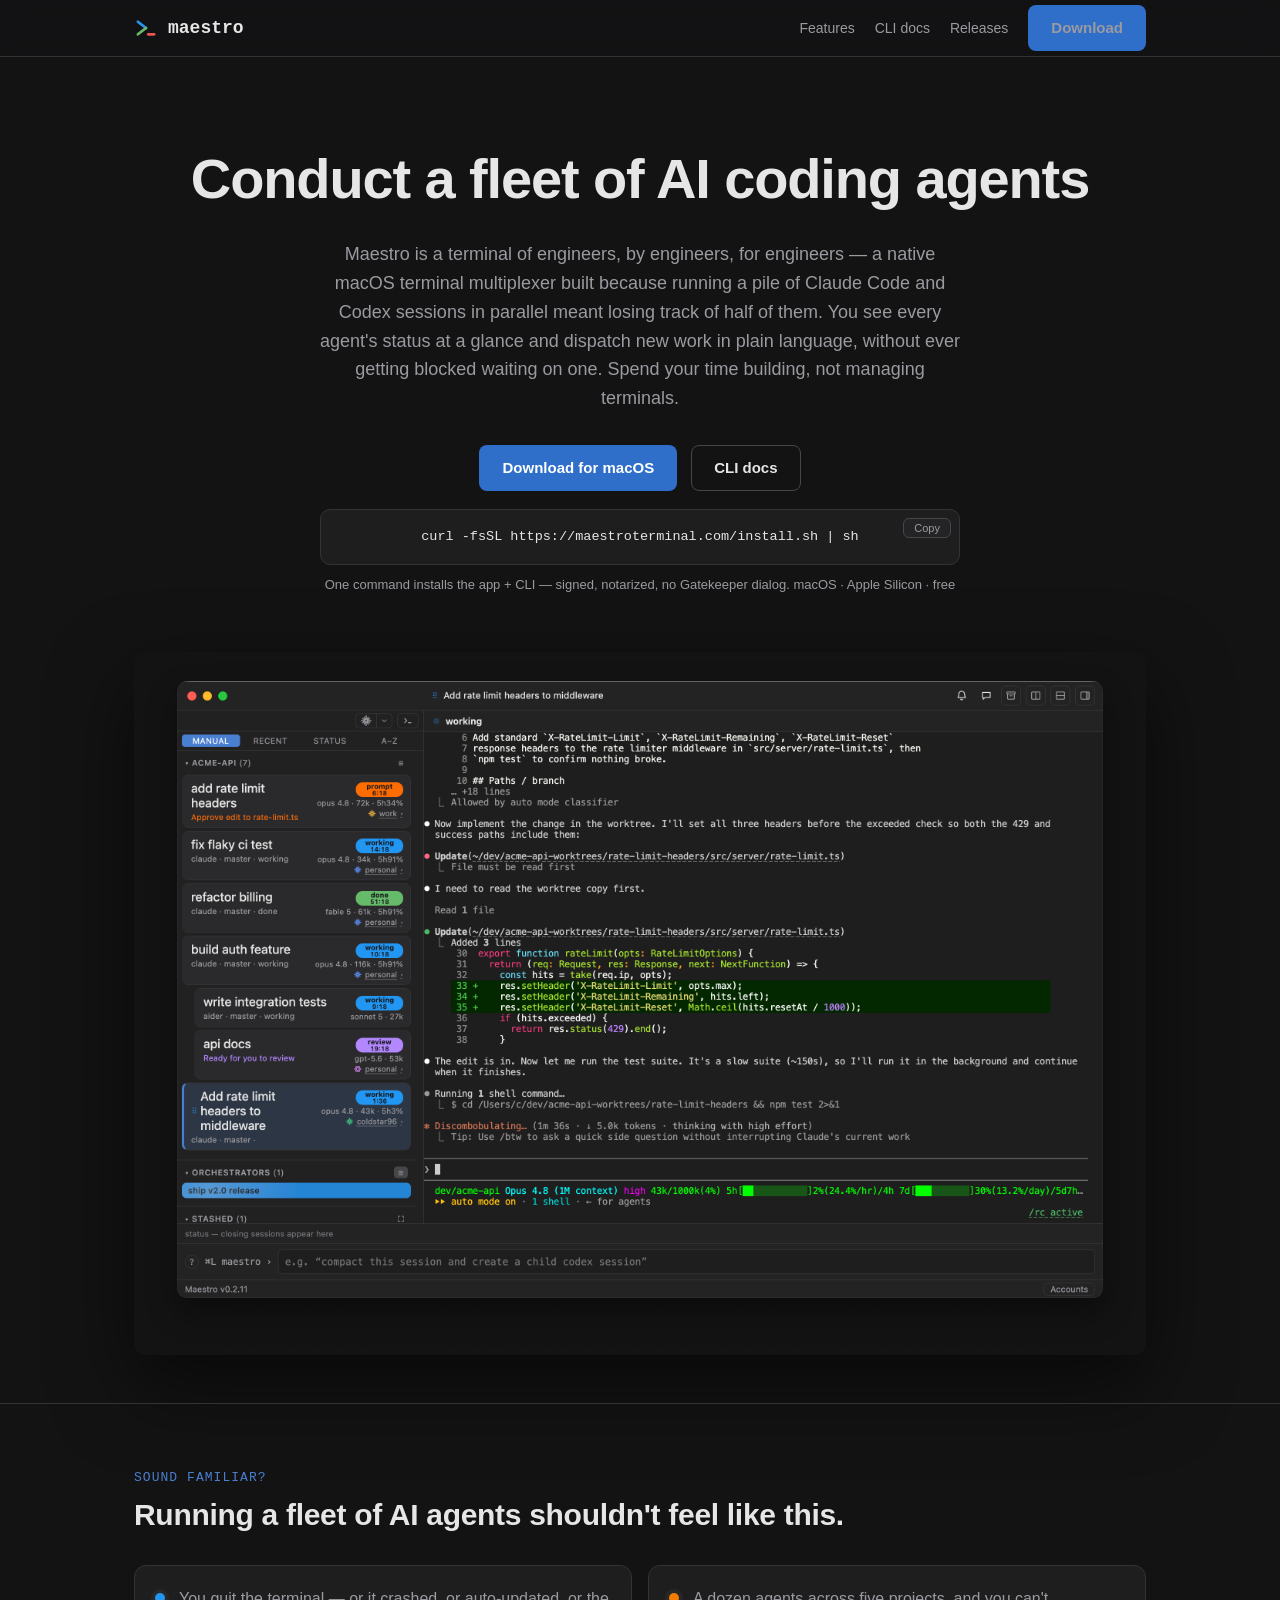
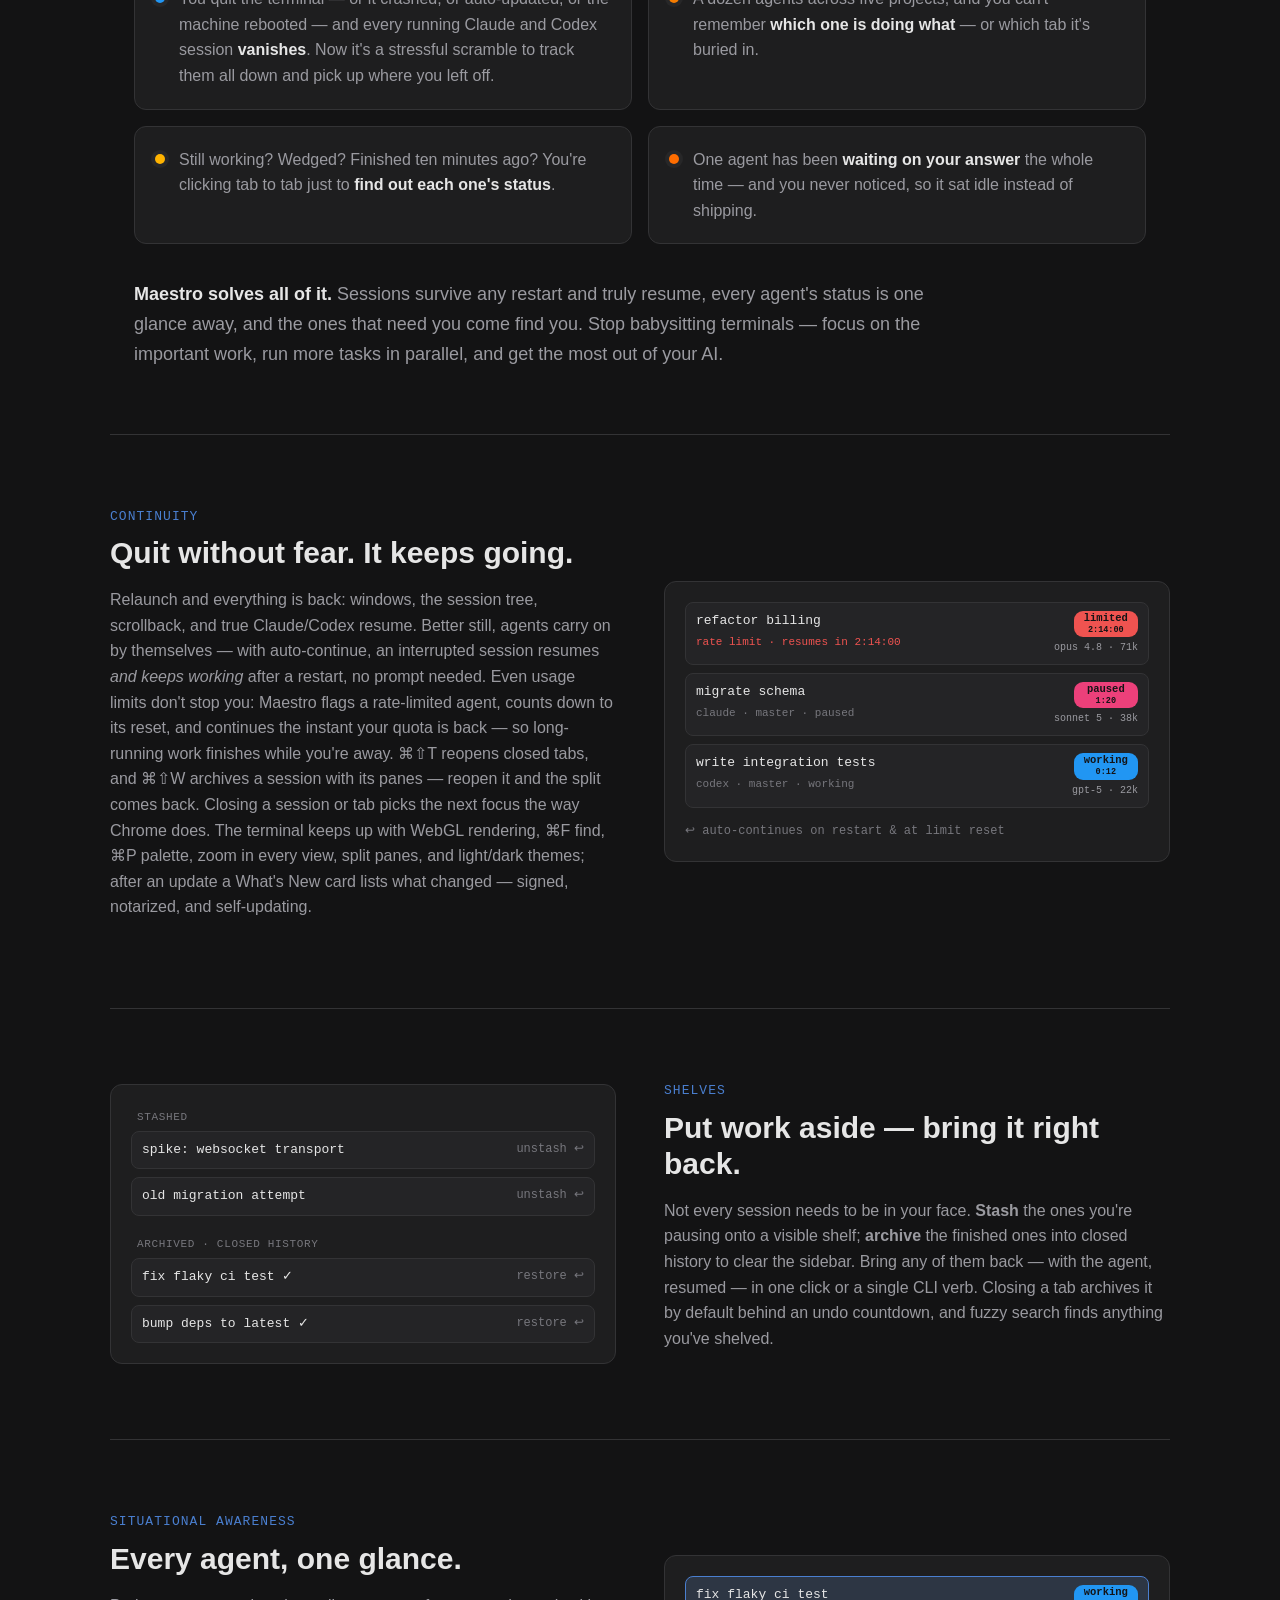
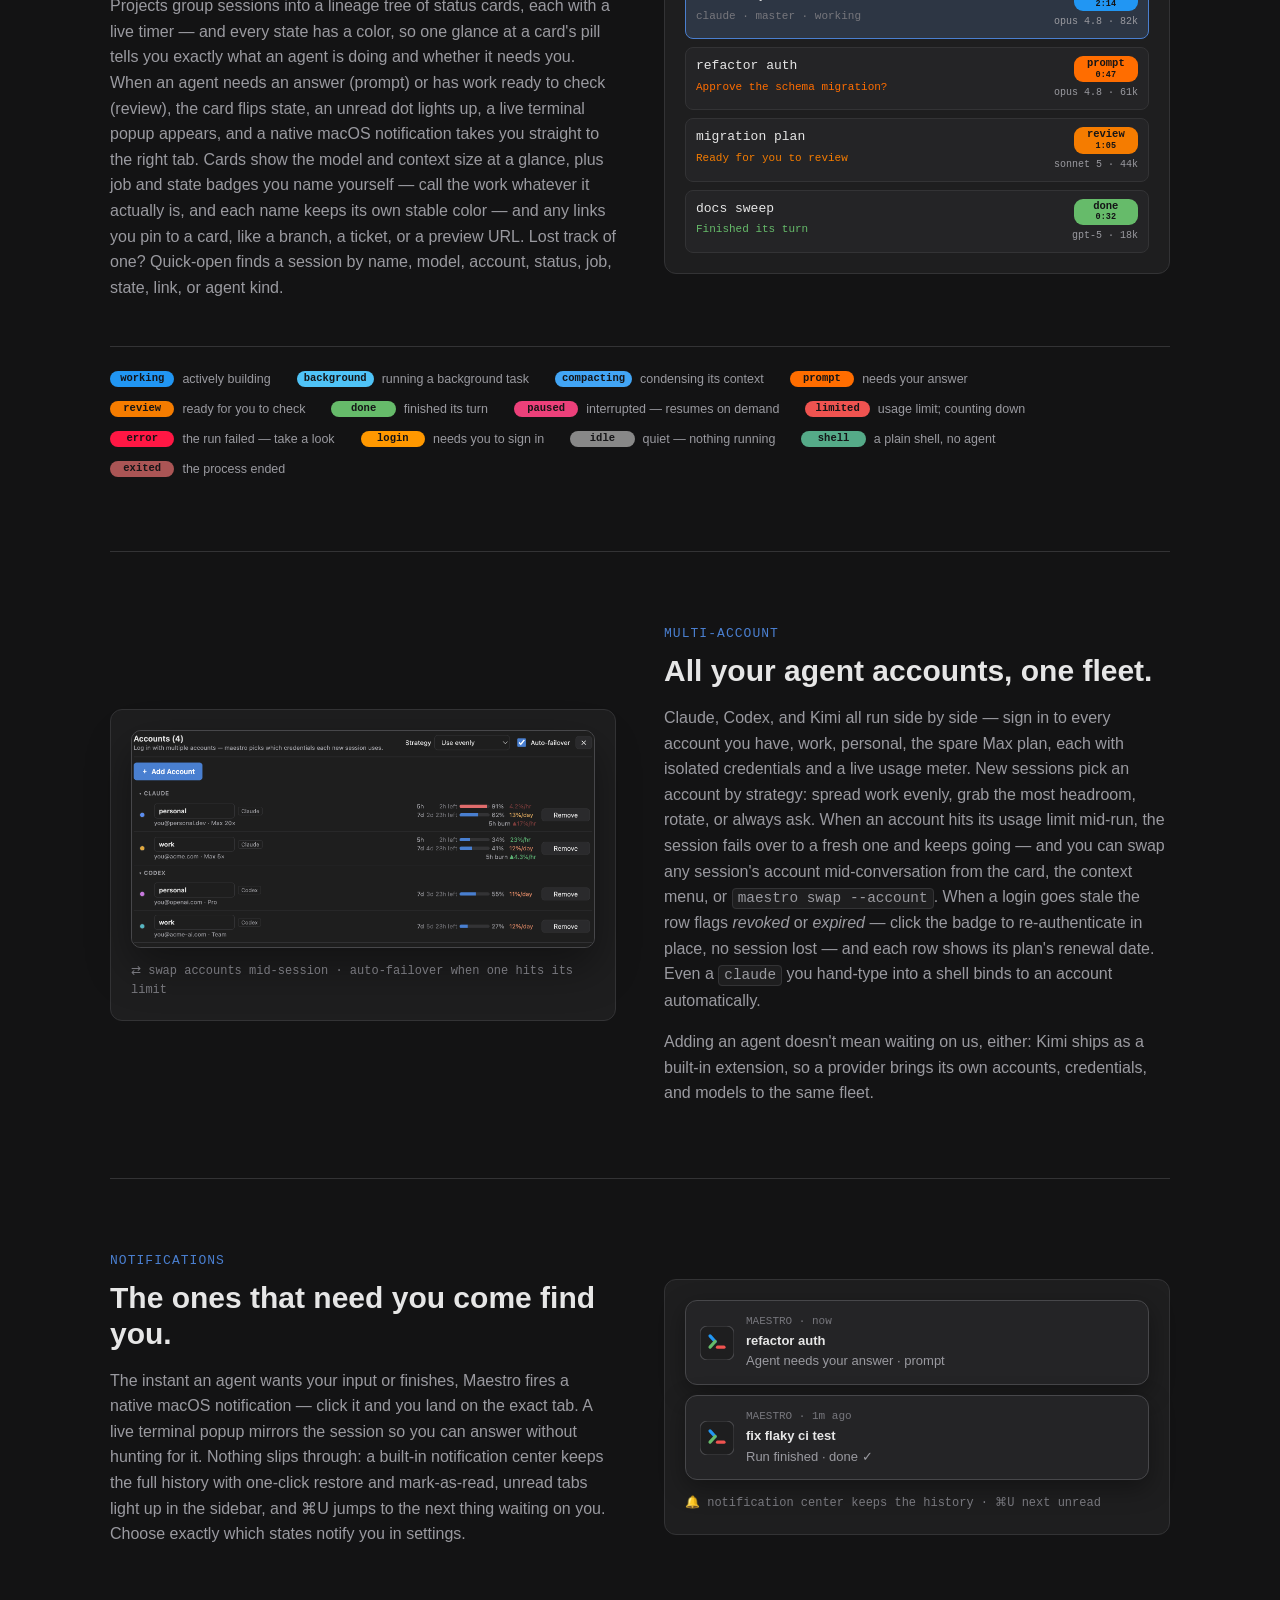
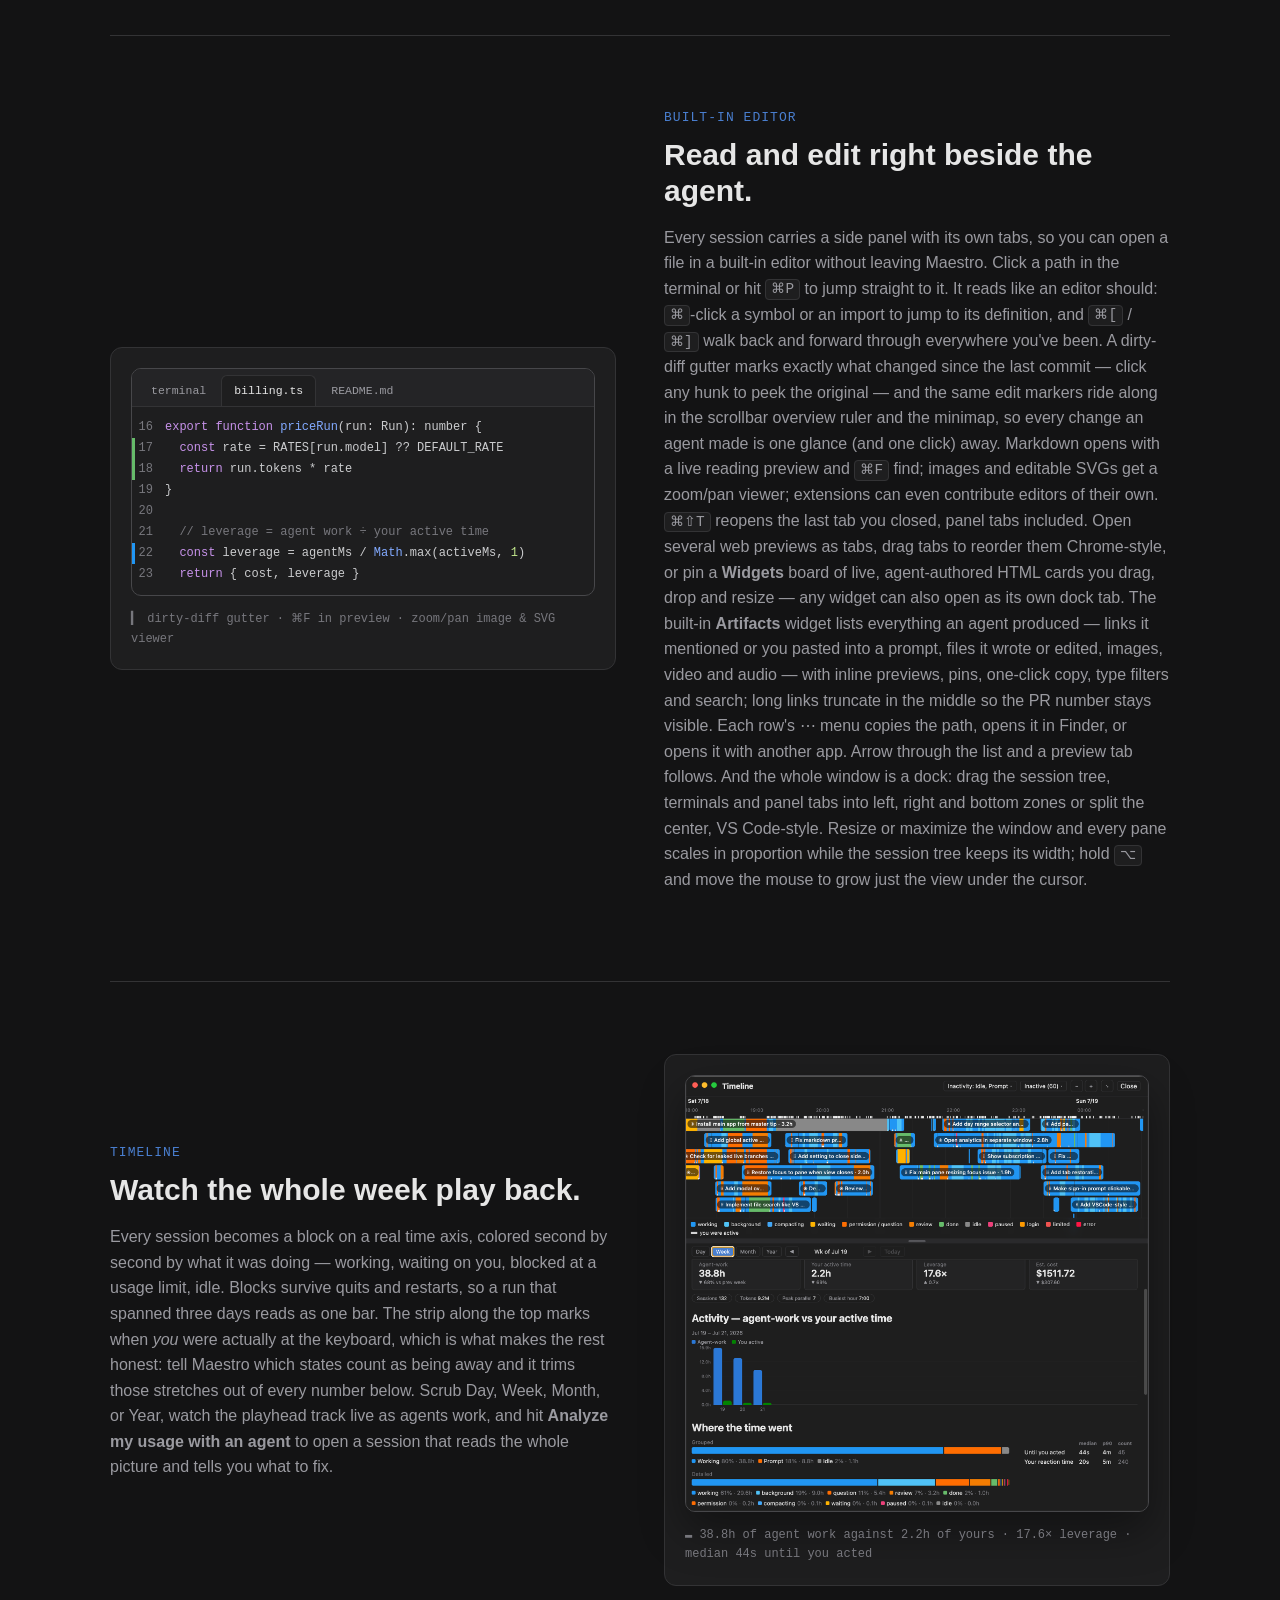
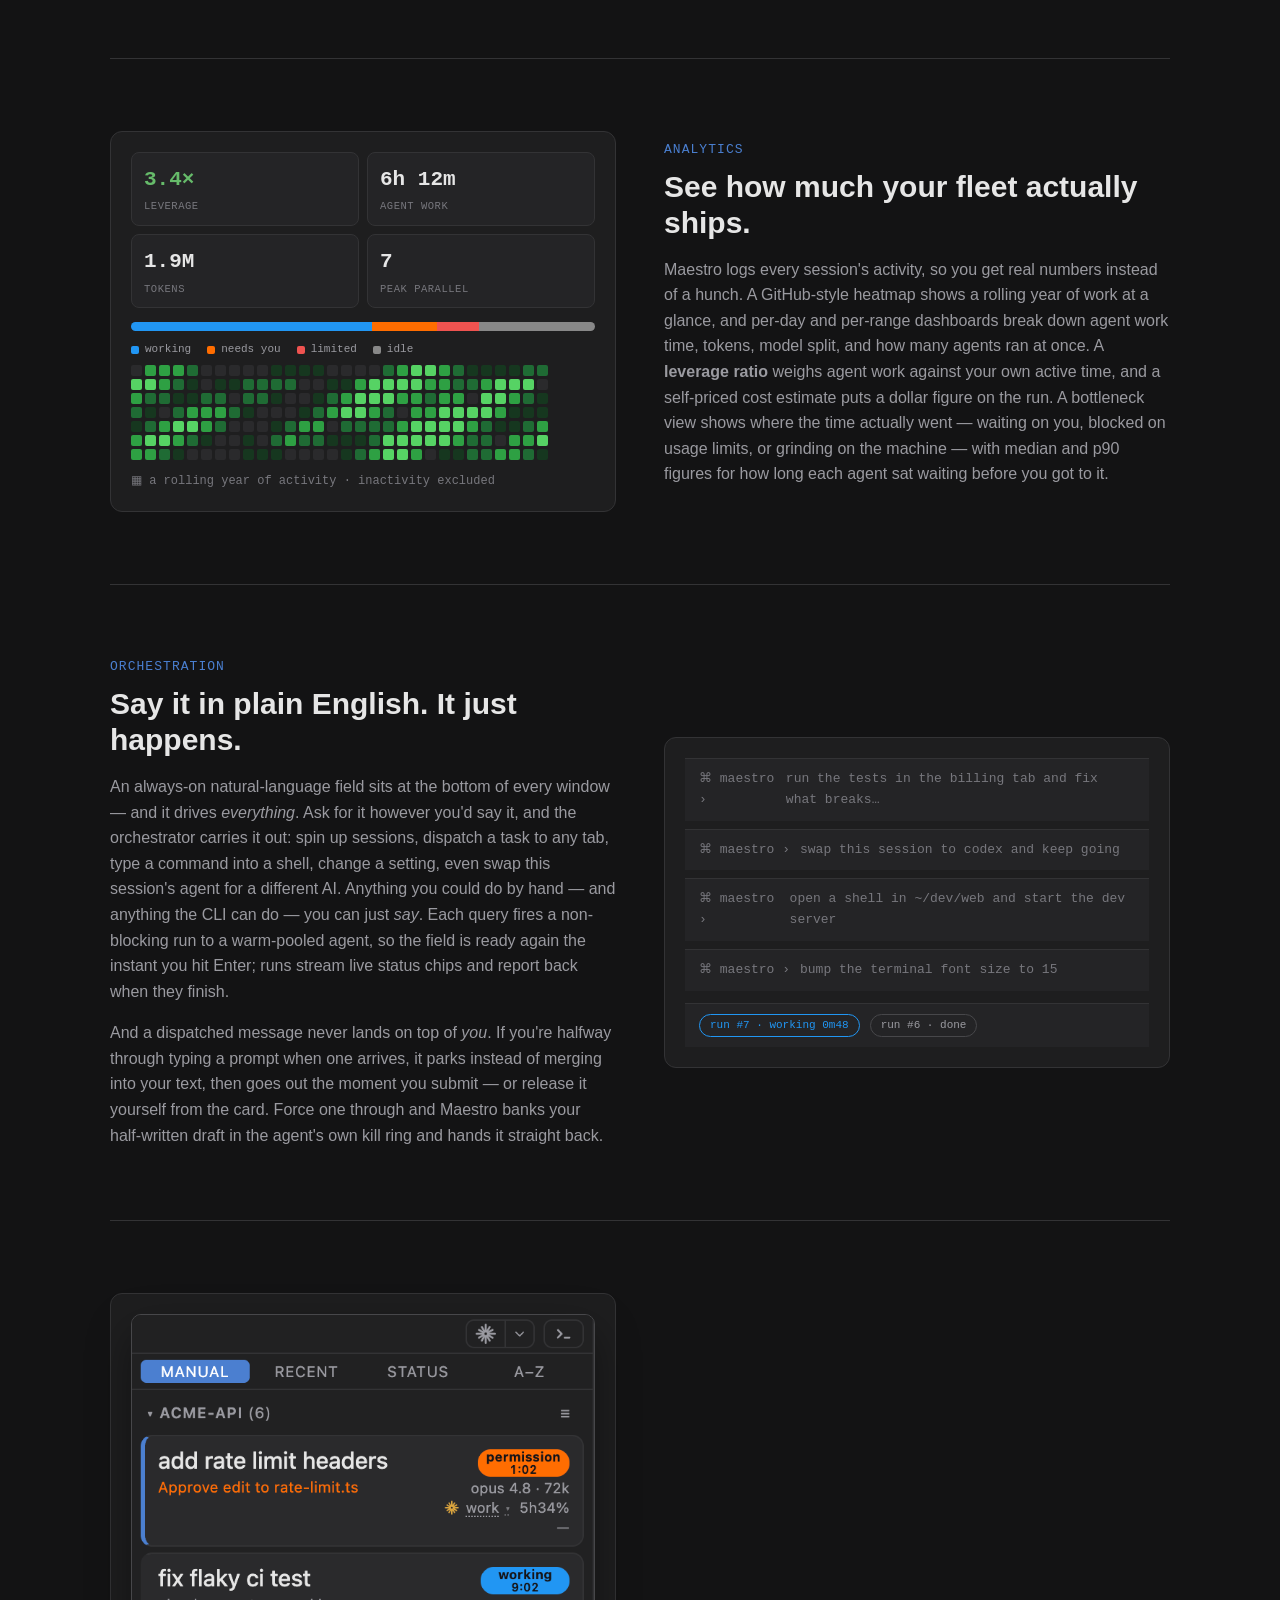
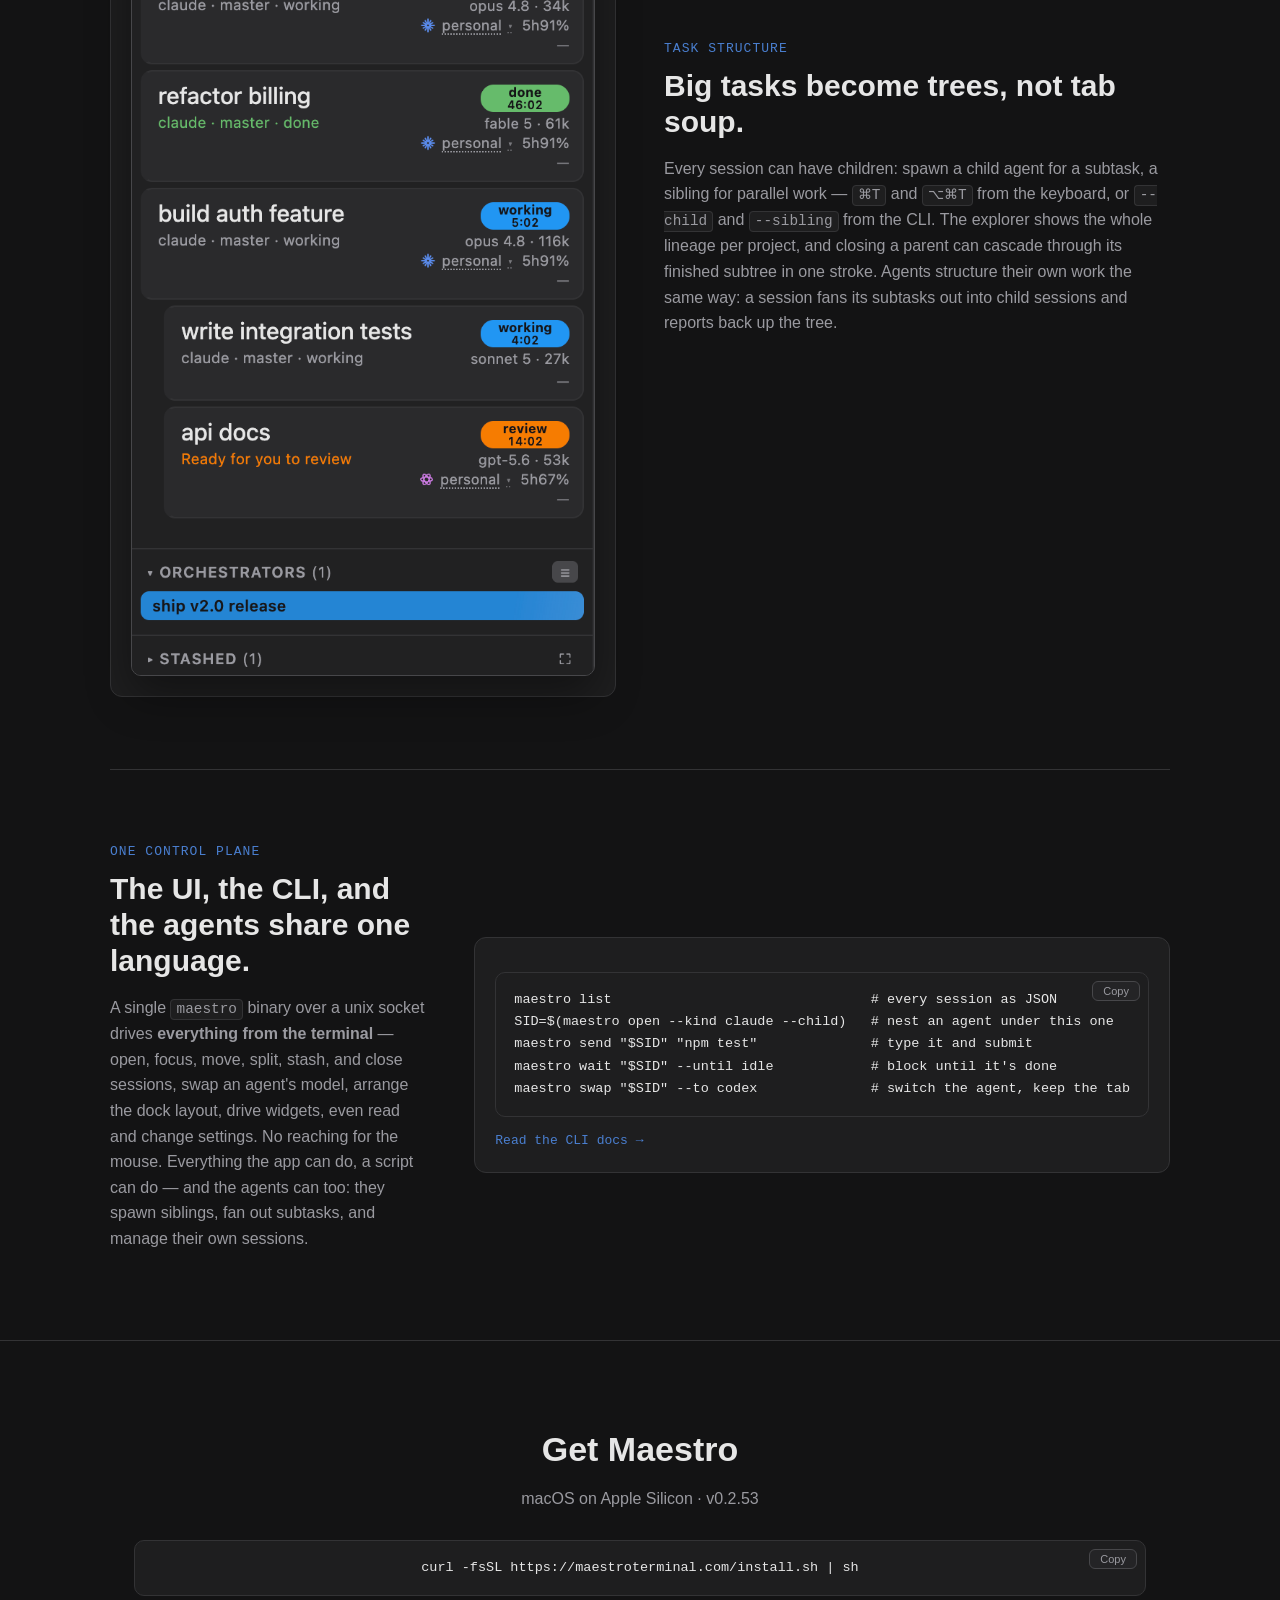
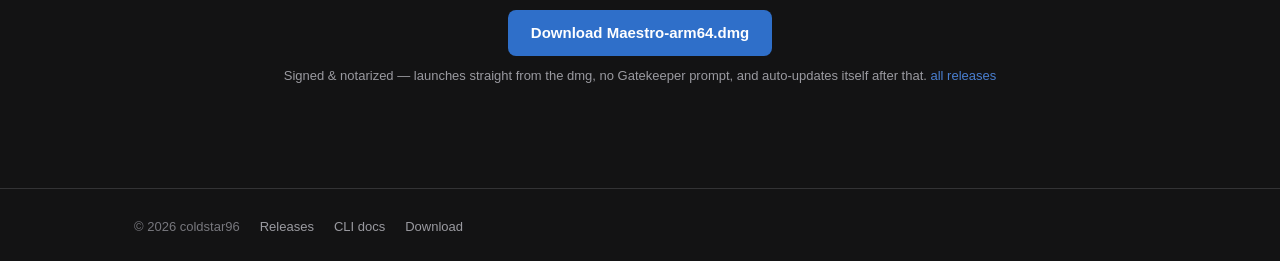
<file: index.html>
<!DOCTYPE html>
<html lang="en">
<head>
  <meta charset="utf-8">
  <meta name="viewport" content="width=device-width, initial-scale=1">
  <title>Maestro — conduct a fleet of AI coding agents</title>
  <meta name="description" content="Maestro is a native macOS terminal multiplexer for orchestrating many AI coding agents in parallel — Claude Code, Codex, and ordinary shells.">
  <link rel="icon" type="image/svg+xml" href="favicon.svg?v=2">
  <link rel="stylesheet" href="assets/site.css?v=20260720">
  <script src="assets/analytics.js" async></script>
  <script src="assets/copy.js" defer></script>
</head>
<body>
  <header class="site-header">
    <div class="container">
      <a class="logo" href="index.html"><span class="logo-mark" aria-hidden="true"><svg viewBox="0 0 26 20" fill="none" stroke-width="3" stroke-linecap="round" stroke-linejoin="round"><path d="M4 3 L13 10" stroke="#2196f3"/><path d="M13 10 L4 17" stroke="#66bb6a"/><path d="M15.5 17 L22 17" stroke="#ef5350"/></svg></span>maestro</a>
      <nav class="site-nav">
        <a href="index.html#features">Features</a>
        <a href="cli.html">CLI docs</a>
        <a href="https://github.com/coldstar96/maestro-releases/releases">Releases</a>
        <a class="btn btn-primary" href="https://github.com/coldstar96/maestro-releases/releases/latest/download/Maestro-arm64.dmg">Download</a>
      </nav>
    </div>
  </header>

  <section class="hero">
    <div class="container">
      <h1>Conduct a fleet of AI coding agents</h1>
      <p class="pitch">Maestro is a terminal of engineers, by engineers, for engineers — a native macOS terminal multiplexer built because running a pile of Claude Code and Codex sessions in parallel meant losing track of half of them. You see every agent's status at a glance and dispatch new work in plain language, without ever getting blocked waiting on one. Spend your time building, not managing terminals.</p>
      <div class="cta-row">
        <a class="btn btn-primary" href="https://github.com/coldstar96/maestro-releases/releases/latest/download/Maestro-arm64.dmg">Download for macOS</a>
        <a class="btn btn-ghost" href="cli.html">CLI docs</a>
      </div>
      <pre class="code-block" style="max-width: 640px; margin: 18px auto 0"><code>curl -fsSL https://maestroterminal.com/install.sh | sh</code></pre>
      <p class="btn-note">One command installs the app + CLI — signed, notarized, no Gatekeeper dialog. macOS · Apple Silicon · free</p>

      <div class="mockup">
        <img class="hero-shot" src="assets/hero.png?v=20260713b" width="2624" height="1824" alt="Maestro conducting a fleet of AI coding agents — a sidebar of live status cards for Claude, Codex, and other agent sessions grouped by project, alongside a focused Claude session applying a live code edit and running its test suite." loading="eager">
      </div>
    </div>
  </section>

  <section class="hook">
    <div class="container">
      <p class="hook-eyebrow">Sound familiar?</p>
      <h2 class="hook-head">Running a fleet of AI agents shouldn't feel like this.</h2>
      <div class="hook-grid">
        <div class="hook-card">
          <span class="hook-dot" style="background:var(--working)"></span>
          <p>You quit the terminal — or it crashed, or auto-updated, or the machine rebooted — and every running Claude and Codex session <strong>vanishes</strong>. Now it's a stressful scramble to track them all down and pick up where you left off.</p>
        </div>
        <div class="hook-card">
          <span class="hook-dot" style="background:var(--review)"></span>
          <p>A dozen agents across five projects, and you can't remember <strong>which one is doing what</strong> — or which tab it's buried in.</p>
        </div>
        <div class="hook-card">
          <span class="hook-dot" style="background:var(--waiting)"></span>
          <p>Still working? Wedged? Finished ten minutes ago? You're clicking tab to tab just to <strong>find out each one's status</strong>.</p>
        </div>
        <div class="hook-card">
          <span class="hook-dot" style="background:var(--prompt)"></span>
          <p>One agent has been <strong>waiting on your answer</strong> the whole time — and you never noticed, so it sat idle instead of shipping.</p>
        </div>
      </div>
      <p class="hook-solve"><strong>Maestro solves all of it.</strong> Sessions survive any restart and truly resume, every agent's status is one glance away, and the ones that need you come find you. Stop babysitting terminals — focus on the important work, run more tasks in parallel, and get the most out of your AI.</p>
    </div>
  </section>

  <main id="features">
    <section class="feature container">
      <div class="feature-text">
        <div class="feature-kicker">Continuity</div>
        <h2>Quit without fear. It keeps going.</h2>
        <p>Relaunch and everything is back: windows, the session tree, scrollback, and true Claude/Codex resume. Better still, agents carry on by themselves — with auto-continue, an interrupted session resumes <em>and keeps working</em> after a restart, no prompt needed. Even usage limits don't stop you: Maestro flags a rate-limited agent, counts down to its reset, and continues the instant your quota is back — so long-running work finishes while you're away. ⌘⇧T reopens closed tabs, and ⌘⇧W archives a session with its panes — reopen it and the split comes back. Closing a session or tab picks the next focus the way Chrome does. The terminal keeps up with WebGL rendering, ⌘F find, ⌘P palette, zoom in every view, split panes, and light/dark themes; after an update a What's New card lists what changed — signed, notarized, and self-updating.</p>
      </div>
      <div class="feature-visual">
        <div class="mock-card">
          <div class="mock-card-main"><div class="name">refactor billing</div><div class="mock-sub" style="color:var(--limited)">rate limit · resumes in 2:14:00</div></div>
          <div class="mock-card-side"><span class="pill pill--limited"><span class="pill-status">limited</span><span class="pill-time">2:14:00</span></span><span class="mock-meta">opus 4.8 · 71k</span></div>
        </div>
        <div class="mock-card" style="margin-top:8px;">
          <div class="mock-card-main"><div class="name">migrate schema</div><div class="mock-sub">claude · master · paused</div></div>
          <div class="mock-card-side"><span class="pill pill--paused"><span class="pill-status">paused</span><span class="pill-time">1:20</span></span><span class="mock-meta">sonnet 5 · 38k</span></div>
        </div>
        <div class="mock-card" style="margin-top:8px;">
          <div class="mock-card-main"><div class="name">write integration tests</div><div class="mock-sub">codex · master · working</div></div>
          <div class="mock-card-side"><span class="pill pill--working"><span class="pill-status">working</span><span class="pill-time">0:12</span></span><span class="mock-meta">gpt-5 · 22k</span></div>
        </div>
        <div style="margin-top:14px;color:var(--subtle);font-size:12px;">↩ auto-continues on restart &amp; at limit reset</div>
      </div>
    </section>

    <section class="feature container feature--flip">
      <div class="feature-text">
        <div class="feature-kicker">Shelves</div>
        <h2>Put work aside — bring it right back.</h2>
        <p>Not every session needs to be in your face. <strong>Stash</strong> the ones you're pausing onto a visible shelf; <strong>archive</strong> the finished ones into closed history to clear the sidebar. Bring any of them back — with the agent, resumed — in one click or a single CLI verb. Closing a tab archives it by default behind an undo countdown, and fuzzy search finds anything you've shelved.</p>
      </div>
      <div class="feature-visual">
        <div class="mock-project">Stashed</div>
        <div class="mock-card"><span class="name">spike: websocket transport</span><span style="margin-left:auto;color:var(--subtle);font-size:12px;">unstash ↩</span></div>
        <div class="mock-card" style="margin-top:8px;"><span class="name">old migration attempt</span><span style="margin-left:auto;color:var(--subtle);font-size:12px;">unstash ↩</span></div>
        <div class="mock-project" style="margin-top:16px;">Archived · closed history</div>
        <div class="mock-card"><span class="name">fix flaky ci test ✓</span><span style="margin-left:auto;color:var(--subtle);font-size:12px;">restore ↩</span></div>
        <div class="mock-card" style="margin-top:8px;"><span class="name">bump deps to latest ✓</span><span style="margin-left:auto;color:var(--subtle);font-size:12px;">restore ↩</span></div>
      </div>
    </section>

    <section class="feature container">
      <div class="feature-text">
        <div class="feature-kicker">Situational awareness</div>
        <h2>Every agent, one glance.</h2>
        <p>Projects group sessions into a lineage tree of status cards, each with a live timer — and every state has a color, so one glance at a card's pill tells you exactly what an agent is doing and whether it needs you. When an agent needs an answer (prompt) or has work ready to check (review), the card flips state, an unread dot lights up, a live terminal popup appears, and a native macOS notification takes you straight to the right tab. Cards show the model and context size at a glance, plus job and state badges you name yourself — call the work whatever it actually is, and each name keeps its own stable color — and any links you pin to a card, like a branch, a ticket, or a preview URL. Lost track of one? Quick-open finds a session by name, model, account, status, job, state, link, or agent kind.</p>
      </div>
      <div class="feature-visual">
        <div class="mock-card mock-card--selected">
          <div class="mock-card-main"><div class="name">fix flaky ci test</div><div class="mock-sub">claude · master · working</div></div>
          <div class="mock-card-side"><span class="pill pill--working"><span class="pill-status">working</span><span class="pill-time">2:14</span></span><span class="mock-meta">opus 4.8 · 82k</span></div>
        </div>
        <div class="mock-card" style="margin-top:8px;">
          <div class="mock-card-main"><div class="name">refactor auth</div><div class="mock-sub" style="color:var(--prompt)">Approve the schema migration?</div></div>
          <div class="mock-card-side"><span class="pill pill--prompt"><span class="pill-status">prompt</span><span class="pill-time">0:47</span></span><span class="mock-meta">opus 4.8 · 61k</span></div>
        </div>
        <div class="mock-card" style="margin-top:8px;">
          <div class="mock-card-main"><div class="name">migration plan</div><div class="mock-sub" style="color:var(--review)">Ready for you to review</div></div>
          <div class="mock-card-side"><span class="pill pill--review"><span class="pill-status">review</span><span class="pill-time">1:05</span></span><span class="mock-meta">sonnet 5 · 44k</span></div>
        </div>
        <div class="mock-card" style="margin-top:8px;">
          <div class="mock-card-main"><div class="name">docs sweep</div><div class="mock-sub" style="color:var(--done)">Finished its turn</div></div>
          <div class="mock-card-side"><span class="pill pill--done"><span class="pill-status">done</span><span class="pill-time">0:32</span></span><span class="mock-meta">gpt-5 · 18k</span></div>
        </div>
      </div>
      <div class="legend-strip">
        <div class="legend-chip"><span class="pill pill--working">working</span><span class="meaning">actively building</span></div>
        <div class="legend-chip"><span class="pill pill--background">background</span><span class="meaning">running a background task</span></div>
        <div class="legend-chip"><span class="pill pill--compacting">compacting</span><span class="meaning">condensing its context</span></div>
        <div class="legend-chip"><span class="pill pill--prompt">prompt</span><span class="meaning">needs your answer</span></div>
        <div class="legend-chip"><span class="pill pill--review">review</span><span class="meaning">ready for you to check</span></div>
        <div class="legend-chip"><span class="pill pill--done">done</span><span class="meaning">finished its turn</span></div>
        <div class="legend-chip"><span class="pill pill--paused">paused</span><span class="meaning">interrupted — resumes on demand</span></div>
        <div class="legend-chip"><span class="pill pill--limited">limited</span><span class="meaning">usage limit; counting down</span></div>
        <div class="legend-chip"><span class="pill pill--error">error</span><span class="meaning">the run failed — take a look</span></div>
        <div class="legend-chip"><span class="pill pill--login">login</span><span class="meaning">needs you to sign in</span></div>
        <div class="legend-chip"><span class="pill pill--idle">idle</span><span class="meaning">quiet — nothing running</span></div>
        <div class="legend-chip"><span class="pill pill--shell">shell</span><span class="meaning">a plain shell, no agent</span></div>
        <div class="legend-chip"><span class="pill pill--exited">exited</span><span class="meaning">the process ended</span></div>
      </div>
    </section>

    <section class="feature container feature--flip">
      <div class="feature-text">
        <div class="feature-kicker">Multi-account</div>
        <h2>All your agent accounts, one fleet.</h2>
        <p>Claude, Codex, and Kimi all run side by side — sign in to every account you have, work, personal, the spare Max plan, each with isolated credentials and a live usage meter. New sessions pick an account by strategy: spread work evenly, grab the most headroom, rotate, or always ask. When an account hits its usage limit mid-run, the session fails over to a fresh one and keeps going — and you can swap any session's account mid-conversation from the card, the context menu, or <code>maestro swap --account</code>. When a login goes stale the row flags <em>revoked</em> or <em>expired</em> — click the badge to re-authenticate in place, no session lost — and each row shows its plan's renewal date. Even a <code>claude</code> you hand-type into a shell binds to an account automatically.</p>
        <p style="margin-bottom:0;">Adding an agent doesn't mean waiting on us, either: Kimi ships as a built-in extension, so a provider brings its own accounts, credentials, and models to the same fleet.</p>
      </div>
      <div class="feature-visual">
        <img class="feature-shot" src="assets/accounts.png?v=20260713c" width="1717" height="803" alt="Maestro's Accounts panel: two Claude and two Codex accounts, each with its own credentials, plan, and live usage meters, plus a session-assignment strategy and auto-failover toggle." loading="lazy">
        <div style="margin-top:14px;color:var(--subtle);font-size:12px;">⇄ swap accounts mid-session · auto-failover when one hits its limit</div>
      </div>
    </section>

    <section class="feature container">
      <div class="feature-text">
        <div class="feature-kicker">Notifications</div>
        <h2>The ones that need you come find you.</h2>
        <p>The instant an agent wants your input or finishes, Maestro fires a native macOS notification — click it and you land on the exact tab. A live terminal popup mirrors the session so you can answer without hunting for it. Nothing slips through: a built-in notification center keeps the full history with one-click restore and mark-as-read, unread tabs light up in the sidebar, and ⌘U jumps to the next thing waiting on you. Choose exactly which states notify you in settings.</p>
      </div>
      <div class="feature-visual">
        <div class="notif">
          <div class="notif-icon"><img src="favicon.svg?v=2" alt=""></div>
          <div class="notif-body">
            <div class="notif-app">MAESTRO · now</div>
            <div class="notif-title">refactor auth</div>
            <div class="notif-text">Agent needs your answer · prompt</div>
          </div>
        </div>
        <div class="notif" style="margin-top:10px;">
          <div class="notif-icon"><img src="favicon.svg?v=2" alt=""></div>
          <div class="notif-body">
            <div class="notif-app">MAESTRO · 1m ago</div>
            <div class="notif-title">fix flaky ci test</div>
            <div class="notif-text">Run finished · done ✓</div>
          </div>
        </div>
        <div style="margin-top:14px;color:var(--subtle);font-size:12px;">🔔 notification center keeps the history · ⌘U next unread</div>
      </div>
    </section>

    <section class="feature container feature--flip">
      <div class="feature-text">
        <div class="feature-kicker">Built-in editor</div>
        <h2>Read and edit right beside the agent.</h2>
        <p>Every session carries a side panel with its own tabs, so you can open a file in a built-in editor without leaving Maestro. Click a path in the terminal or hit <code>⌘P</code> to jump straight to it. It reads like an editor should: <code>⌘</code>-click a symbol or an import to jump to its definition, and <code>⌘[</code> / <code>⌘]</code> walk back and forward through everywhere you've been. A dirty-diff gutter marks exactly what changed since the last commit — click any hunk to peek the original — and the same edit markers ride along in the scrollbar overview ruler and the minimap, so every change an agent made is one glance (and one click) away. Markdown opens with a live reading preview and <code>⌘F</code> find; images and editable SVGs get a zoom/pan viewer; extensions can even contribute editors of their own. <code>⌘⇧T</code> reopens the last tab you closed, panel tabs included. Open several web previews as tabs, drag tabs to reorder them Chrome-style, or pin a <strong>Widgets</strong> board of live, agent-authored HTML cards you drag, drop and resize — any widget can also open as its own dock tab. The built-in <strong>Artifacts</strong> widget lists everything an agent produced — links it mentioned or you pasted into a prompt, files it wrote or edited, images, video and audio — with inline previews, pins, one-click copy, type filters and search; long links truncate in the middle so the PR number stays visible. Each row's ⋯ menu copies the path, opens it in Finder, or opens it with another app. Arrow through the list and a preview tab follows. And the whole window is a dock: drag the session tree, terminals and panel tabs into left, right and bottom zones or split the center, VS Code-style. Resize or maximize the window and every pane scales in proportion while the session tree keeps its width; hold <code>⌥</code> and move the mouse to grow just the view under the cursor.</p>
      </div>
      <div class="feature-visual">
        <div class="mock-editor">
          <div class="mock-tabstrip">
            <span class="mock-tab">terminal</span>
            <span class="mock-tab mock-tab--active">billing.ts</span>
            <span class="mock-tab">README.md</span>
          </div>
          <div class="mock-code">
            <div class="code-row"><span class="gutter"></span><span class="lineno">16</span><span class="code-text"><span class="kw">export function</span> <span class="fn">priceRun</span>(run: Run): number {</span></div>
            <div class="code-row"><span class="gutter gm-add"></span><span class="lineno">17</span><span class="code-text">  <span class="kw">const</span> rate = RATES[run.model] ?? DEFAULT_RATE</span></div>
            <div class="code-row"><span class="gutter gm-add"></span><span class="lineno">18</span><span class="code-text">  <span class="kw">return</span> run.tokens * rate</span></div>
            <div class="code-row"><span class="gutter"></span><span class="lineno">19</span><span class="code-text">}</span></div>
            <div class="code-row"><span class="gutter"></span><span class="lineno">20</span><span class="code-text"></span></div>
            <div class="code-row"><span class="gutter"></span><span class="lineno">21</span><span class="code-text">  <span class="cm">// leverage = agent work ÷ your active time</span></span></div>
            <div class="code-row"><span class="gutter gm-mod"></span><span class="lineno">22</span><span class="code-text">  <span class="kw">const</span> leverage = agentMs / <span class="fn">Math</span>.max(activeMs, <span class="str">1</span>)</span></div>
            <div class="code-row"><span class="gutter"></span><span class="lineno">23</span><span class="code-text">  <span class="kw">return</span> { cost, leverage }</span></div>
          </div>
        </div>
        <div style="margin-top:14px;color:var(--subtle);font-size:12px;">▎ dirty-diff gutter · ⌘F in preview · zoom/pan image &amp; SVG viewer</div>
      </div>
    </section>

    <section class="feature container">
      <div class="feature-text">
        <div class="feature-kicker">Timeline</div>
        <h2>Watch the whole week play back.</h2>
        <p>Every session becomes a block on a real time axis, colored second by second by what it was doing — working, waiting on you, blocked at a usage limit, idle. Blocks survive quits and restarts, so a run that spanned three days reads as one bar. The strip along the top marks when <em>you</em> were actually at the keyboard, which is what makes the rest honest: tell Maestro which states count as being away and it trims those stretches out of every number below. Scrub Day, Week, Month, or Year, watch the playhead track live as agents work, and hit <strong>Analyze my usage with an agent</strong> to open a session that reads the whole picture and tells you what to fix.</p>
      </div>
      <div class="feature-visual">
        <img class="feature-shot" src="assets/timeline.png?v=20260721" width="1720" height="1621" alt="Maestro's Timeline window: a week of agent sessions as colored blocks on a time axis with an activity band showing when the user was at the keyboard, above a dashboard of agent-work, active time, leverage and cost, an agent-work vs active-time chart, and a 'Where the time went' status breakdown." loading="lazy">
        <div style="margin-top:14px;color:var(--subtle);font-size:12px;">▬ 38.8h of agent work against 2.2h of yours · 17.6× leverage · median 44s until you acted</div>
      </div>
    </section>

    <section class="feature container feature--flip">
      <div class="feature-text">
        <div class="feature-kicker">Analytics</div>
        <h2>See how much your fleet actually ships.</h2>
        <p>Maestro logs every session's activity, so you get real numbers instead of a hunch. A GitHub-style heatmap shows a rolling year of work at a glance, and per-day and per-range dashboards break down agent work time, tokens, model split, and how many agents ran at once. A <strong>leverage ratio</strong> weighs agent work against your own active time, and a self-priced cost estimate puts a dollar figure on the run. A bottleneck view shows where the time actually went — waiting on you, blocked on usage limits, or grinding on the machine — with median and p90 figures for how long each agent sat waiting before you got to it.</p>
      </div>
      <div class="feature-visual">
        <div class="mock-kpis">
          <div class="kpi"><div class="kpi-val accent">3.4×</div><div class="kpi-lbl">Leverage</div></div>
          <div class="kpi"><div class="kpi-val">6h 12m</div><div class="kpi-lbl">Agent work</div></div>
          <div class="kpi"><div class="kpi-val">1.9M</div><div class="kpi-lbl">Tokens</div></div>
          <div class="kpi"><div class="kpi-val">7</div><div class="kpi-lbl">Peak parallel</div></div>
        </div>
        <div class="statusmix" aria-hidden="true">
          <span style="width:52%;background:var(--working)"></span>
          <span style="width:14%;background:var(--prompt)"></span>
          <span style="width:9%;background:var(--limited)"></span>
          <span style="width:25%;background:#888"></span>
        </div>
        <div class="mix-legend">
          <span><i style="background:var(--working)"></i>working</span>
          <span><i style="background:var(--prompt)"></i>needs you</span>
          <span><i style="background:var(--limited)"></i>limited</span>
          <span><i style="background:#888"></i>idle</span>
        </div>
        <div class="heatmap" aria-hidden="true">
            <div class="hm-col"><i class="hm"></i><i class="hm l4"></i><i class="hm l3"></i><i class="hm l2"></i><i class="hm l1"></i><i class="hm l3"></i><i class="hm l3"></i></div>
            <div class="hm-col"><i class="hm l3"></i><i class="hm l4"></i><i class="hm l2"></i><i class="hm l1"></i><i class="hm l2"></i><i class="hm l4"></i><i class="hm l3"></i></div>
            <div class="hm-col"><i class="hm l3"></i><i class="hm l3"></i><i class="hm l2"></i><i class="hm"></i><i class="hm l3"></i><i class="hm l4"></i><i class="hm l2"></i></div>
            <div class="hm-col"><i class="hm l3"></i><i class="hm l2"></i><i class="hm l1"></i><i class="hm l2"></i><i class="hm l4"></i><i class="hm l3"></i><i class="hm l1"></i></div>
            <div class="hm-col"><i class="hm l2"></i><i class="hm l1"></i><i class="hm l1"></i><i class="hm l3"></i><i class="hm l4"></i><i class="hm l2"></i><i class="hm"></i></div>
            <div class="hm-col"><i class="hm"></i><i class="hm"></i><i class="hm l2"></i><i class="hm l3"></i><i class="hm l3"></i><i class="hm l1"></i><i class="hm"></i></div>
            <div class="hm-col"><i class="hm"></i><i class="hm l1"></i><i class="hm l2"></i><i class="hm l3"></i><i class="hm l2"></i><i class="hm"></i><i class="hm"></i></div>
            <div class="hm-col"><i class="hm"></i><i class="hm l1"></i><i class="hm"></i><i class="hm l2"></i><i class="hm"></i><i class="hm"></i><i class="hm"></i></div>
            <div class="hm-col"><i class="hm"></i><i class="hm l2"></i><i class="hm l2"></i><i class="hm l1"></i><i class="hm"></i><i class="hm l1"></i><i class="hm l1"></i></div>
            <div class="hm-col"><i class="hm"></i><i class="hm l2"></i><i class="hm l2"></i><i class="hm"></i><i class="hm"></i><i class="hm"></i><i class="hm l1"></i></div>
            <div class="hm-col"><i class="hm l1"></i><i class="hm l2"></i><i class="hm l1"></i><i class="hm"></i><i class="hm l1"></i><i class="hm l2"></i><i class="hm l1"></i></div>
            <div class="hm-col"><i class="hm l1"></i><i class="hm l2"></i><i class="hm"></i><i class="hm"></i><i class="hm l2"></i><i class="hm l3"></i><i class="hm"></i></div>
            <div class="hm-col"><i class="hm l1"></i><i class="hm"></i><i class="hm"></i><i class="hm l1"></i><i class="hm l3"></i><i class="hm l2"></i><i class="hm"></i></div>
            <div class="hm-col"><i class="hm l1"></i><i class="hm"></i><i class="hm l1"></i><i class="hm l2"></i><i class="hm l3"></i><i class="hm l2"></i><i class="hm"></i></div>
            <div class="hm-col"><i class="hm"></i><i class="hm l1"></i><i class="hm l2"></i><i class="hm l3"></i><i class="hm"></i><i class="hm l1"></i><i class="hm"></i></div>
            <div class="hm-col"><i class="hm"></i><i class="hm l1"></i><i class="hm l3"></i><i class="hm l4"></i><i class="hm l2"></i><i class="hm l1"></i><i class="hm l1"></i></div>
            <div class="hm-col"><i class="hm"></i><i class="hm l3"></i><i class="hm l4"></i><i class="hm l4"></i><i class="hm l2"></i><i class="hm l1"></i><i class="hm l2"></i></div>
            <div class="hm-col"><i class="hm"></i><i class="hm l4"></i><i class="hm l4"></i><i class="hm l3"></i><i class="hm l2"></i><i class="hm l2"></i><i class="hm l3"></i></div>
            <div class="hm-col"><i class="hm l2"></i><i class="hm l4"></i><i class="hm l4"></i><i class="hm l2"></i><i class="hm l2"></i><i class="hm l4"></i><i class="hm l4"></i></div>
            <div class="hm-col"><i class="hm l3"></i><i class="hm l4"></i><i class="hm l3"></i><i class="hm"></i><i class="hm l3"></i><i class="hm l4"></i><i class="hm l4"></i></div>
            <div class="hm-col"><i class="hm l4"></i><i class="hm l4"></i><i class="hm l3"></i><i class="hm l3"></i><i class="hm l4"></i><i class="hm l4"></i><i class="hm l3"></i></div>
            <div class="hm-col"><i class="hm l4"></i><i class="hm l3"></i><i class="hm l2"></i><i class="hm l3"></i><i class="hm l4"></i><i class="hm l4"></i><i class="hm"></i></div>
            <div class="hm-col"><i class="hm l3"></i><i class="hm l3"></i><i class="hm l3"></i><i class="hm l4"></i><i class="hm l4"></i><i class="hm l4"></i><i class="hm l1"></i></div>
            <div class="hm-col"><i class="hm l2"></i><i class="hm l2"></i><i class="hm l3"></i><i class="hm l4"></i><i class="hm l4"></i><i class="hm l3"></i><i class="hm l1"></i></div>
            <div class="hm-col"><i class="hm l1"></i><i class="hm l2"></i><i class="hm"></i><i class="hm l4"></i><i class="hm l3"></i><i class="hm l2"></i><i class="hm l2"></i></div>
            <div class="hm-col"><i class="hm l1"></i><i class="hm l3"></i><i class="hm l4"></i><i class="hm l4"></i><i class="hm l2"></i><i class="hm l2"></i><i class="hm l2"></i></div>
            <div class="hm-col"><i class="hm l1"></i><i class="hm l4"></i><i class="hm l4"></i><i class="hm l3"></i><i class="hm l1"></i><i class="hm"></i><i class="hm l3"></i></div>
            <div class="hm-col"><i class="hm l1"></i><i class="hm l4"></i><i class="hm l3"></i><i class="hm l1"></i><i class="hm l1"></i><i class="hm l3"></i><i class="hm l3"></i></div>
            <div class="hm-col"><i class="hm l2"></i><i class="hm l4"></i><i class="hm l2"></i><i class="hm l1"></i><i class="hm l2"></i><i class="hm l3"></i><i class="hm l2"></i></div>
            <div class="hm-col"><i class="hm l2"></i><i class="hm"></i><i class="hm l1"></i><i class="hm l1"></i><i class="hm l3"></i><i class="hm l4"></i><i class="hm l1"></i></div>
          </div>
        <div style="margin-top:12px;color:var(--subtle);font-size:12px;">▦ a rolling year of activity · inactivity excluded</div>
      </div>
    </section>

    <section class="feature container">
      <div class="feature-text">
        <div class="feature-kicker">Orchestration</div>
        <h2>Say it in plain English. It just happens.</h2>
        <p>An always-on natural-language field sits at the bottom of every window — and it drives <em>everything</em>. Ask for it however you'd say it, and the orchestrator carries it out: spin up sessions, dispatch a task to any tab, type a command into a shell, change a setting, even swap this session's agent for a different AI. Anything you could do by hand — and anything the CLI can do — you can just <em>say</em>. Each query fires a non-blocking run to a warm-pooled agent, so the field is ready again the instant you hit Enter; runs stream live status chips and report back when they finish.</p>
        <p style="margin-bottom:0;">And a dispatched message never lands on top of <em>you</em>. If you're halfway through typing a prompt when one arrives, it parks instead of merging into your text, then goes out the moment you submit — or release it yourself from the card. Force one through and Maestro banks your half-written draft in the agent's own kill ring and hands it straight back.</p>
      </div>
      <div class="feature-visual">
        <div class="mock-runbar"><span>⌘ maestro ›</span><span>run the tests in the billing tab and fix what breaks…</span></div>
        <div class="mock-runbar" style="margin-top:8px;"><span>⌘ maestro ›</span><span>swap this session to codex and keep going</span></div>
        <div class="mock-runbar" style="margin-top:8px;"><span>⌘ maestro ›</span><span>open a shell in ~/dev/web and start the dev server</span></div>
        <div class="mock-runbar" style="margin-top:8px;"><span>⌘ maestro ›</span><span>bump the terminal font size to 15</span></div>
        <div class="mock-runbar" style="margin-top:12px;">
          <span class="chip chip--live">run #7 · working 0m48</span>
          <span class="chip">run #6 · done</span>
        </div>
      </div>
    </section>

    <section class="feature container feature--flip">
      <div class="feature-text">
        <div class="feature-kicker">Task structure</div>
        <h2>Big tasks become trees, not tab soup.</h2>
        <p>Every session can have children: spawn a child agent for a subtask, a sibling for parallel work — <code>⌘T</code> and <code>⌥⌘T</code> from the keyboard, or <code>--child</code> and <code>--sibling</code> from the CLI. The explorer shows the whole lineage per project, and closing a parent can cascade through its finished subtree in one stroke. Agents structure their own work the same way: a session fans its subtasks out into child sessions and reports back up the tree.</p>
      </div>
      <div class="feature-visual">
        <img class="feature-shot" src="assets/tree.png?v=20260730" width="640" height="1330" alt="Maestro's sidebar for one project: six session cards with colored status pills and live timers — 'add rate limit headers' waiting on permission to edit rate-limit.ts, 'fix flaky ci test' working, 'refactor billing' done, and 'build auth feature' working with its nested children 'write integration tests' and 'api docs' ready for review — each showing its agent, model, context size, and account usage, above collapsed Orchestrators and Stashed sections." loading="lazy">
      </div>
    </section>

    <section class="feature container">
      <div class="feature-text">
        <div class="feature-kicker">One control plane</div>
        <h2>The UI, the CLI, and the agents share one language.</h2>
        <p>A single <code>maestro</code> binary over a unix socket drives <strong>everything from the terminal</strong> — open, focus, move, split, stash, and close sessions, swap an agent's model, arrange the dock layout, drive widgets, even read and change settings. No reaching for the mouse. Everything the app can do, a script can do — and the agents can too: they spawn siblings, fan out subtasks, and manage their own sessions.</p>
      </div>
      <div class="feature-visual">
        <pre class="code-block"><code>maestro list                                # every session as JSON
SID=$(maestro open --kind claude --child)   # nest an agent under this one
maestro send "$SID" "npm test"              # type it and submit
maestro wait "$SID" --until idle            # block until it's done
maestro swap "$SID" --to codex              # switch the agent, keep the tab</code></pre>
        <p style="margin-bottom:0;"><a href="cli.html">Read the CLI docs →</a></p>
      </div>
    </section>
  </main>

  <section class="download" id="download">
    <div class="container">
      <h2>Get Maestro</h2>
      <p class="req">macOS on Apple Silicon · v0.2.53</p>
      <pre class="code-block"><code>curl -fsSL https://maestroterminal.com/install.sh | sh</code></pre>
      <a class="btn btn-primary" href="https://github.com/coldstar96/maestro-releases/releases/latest/download/Maestro-arm64.dmg">Download Maestro-arm64.dmg</a>
      <p class="btn-note">Signed &amp; notarized — launches straight from the dmg, no Gatekeeper prompt, and auto-updates itself after that. <a href="https://github.com/coldstar96/maestro-releases/releases">all releases</a></p>
    </div>
  </section>

  <footer class="site-footer">
    <div class="container">
      <span>© 2026 coldstar96</span>
      <a href="https://github.com/coldstar96/maestro-releases/releases">Releases</a>
      <a href="cli.html">CLI docs</a>
      <a href="https://github.com/coldstar96/maestro-releases/releases/latest/download/Maestro-arm64.dmg">Download</a>
    </div>
  </footer>
</body>
</html>
</file>
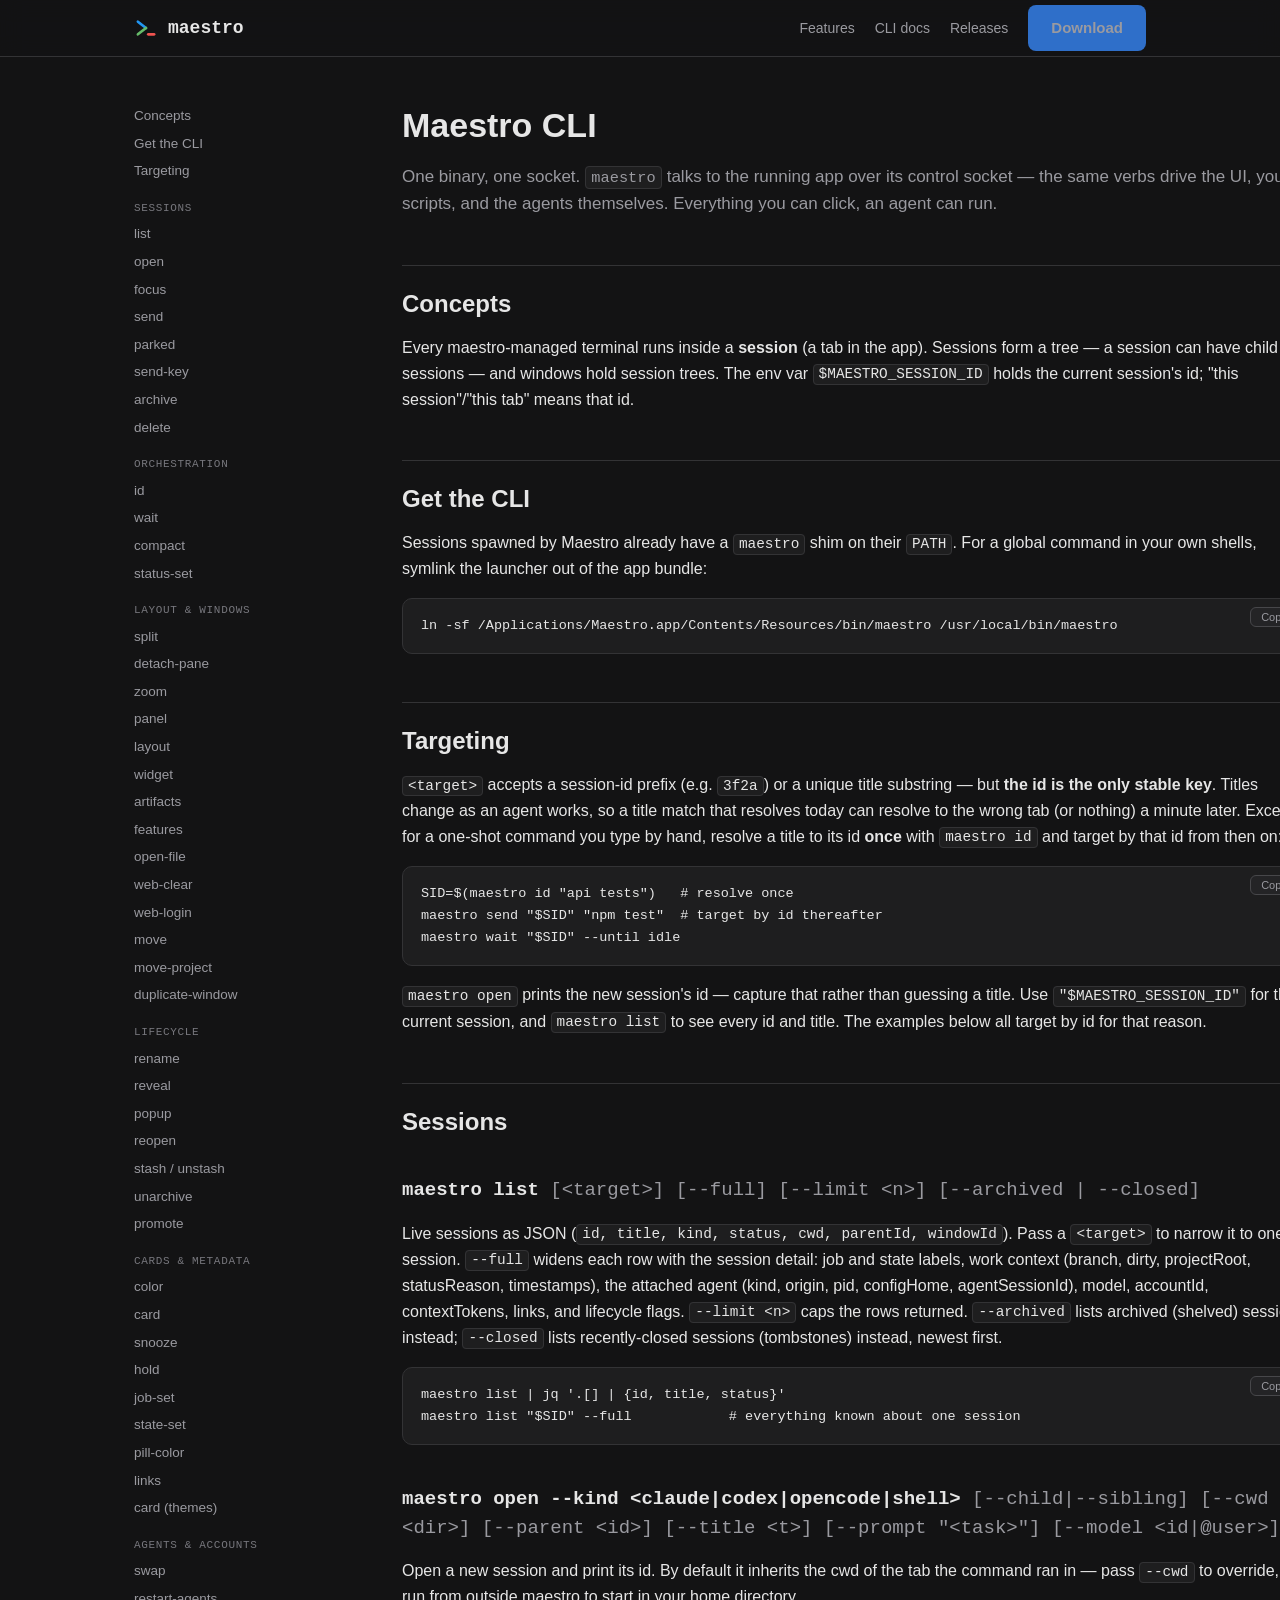
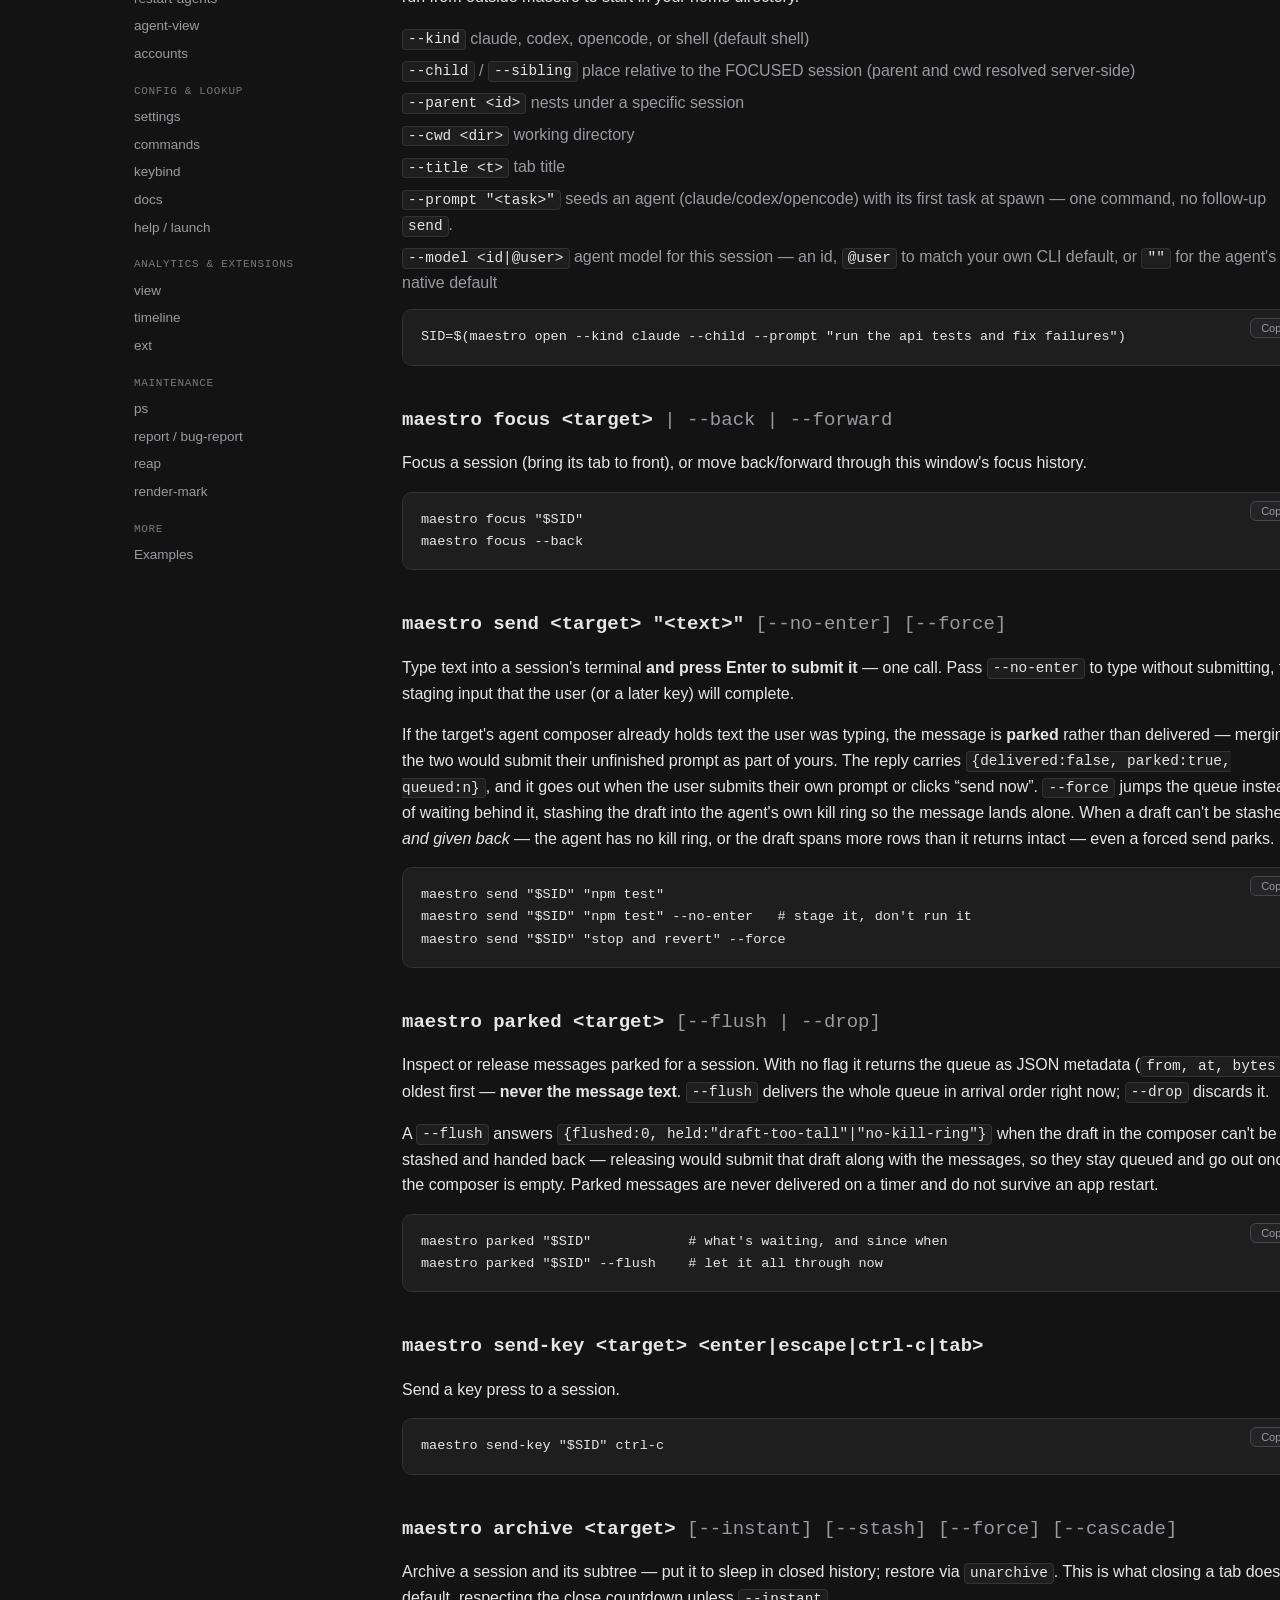
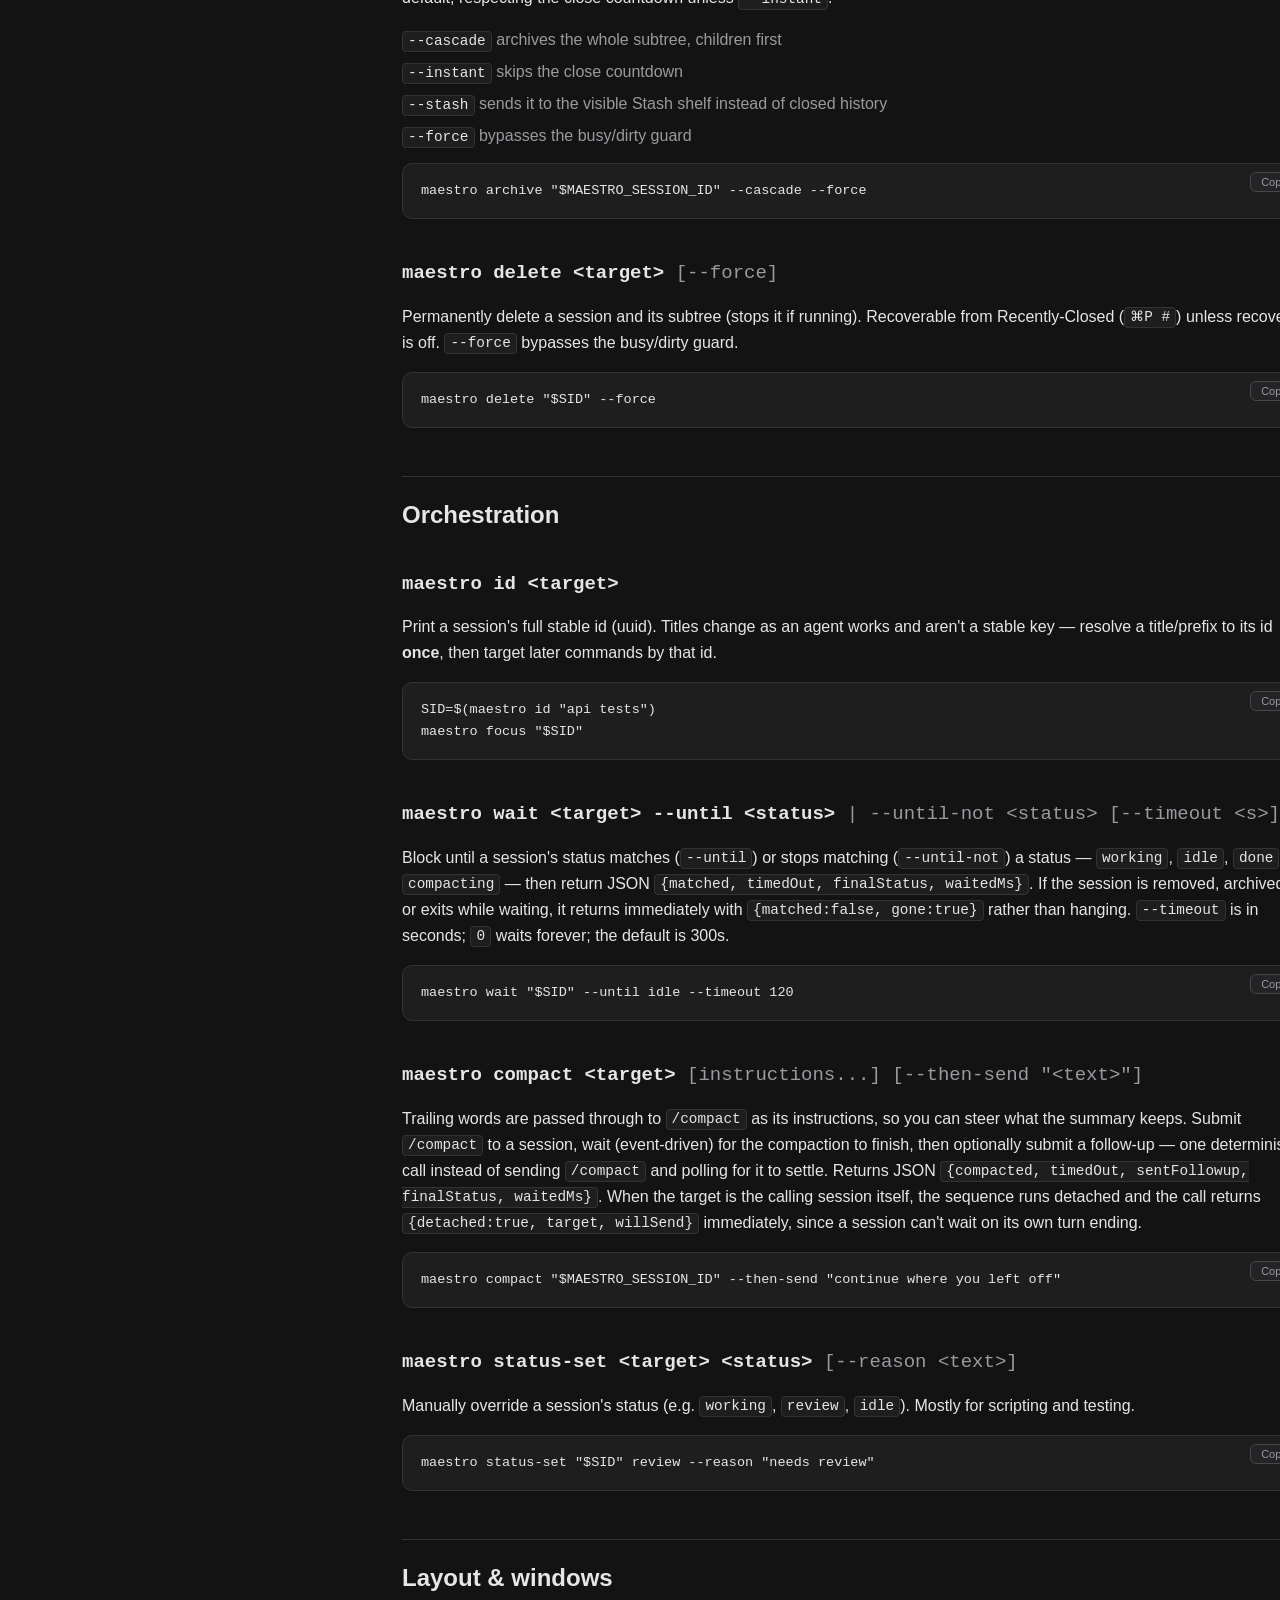
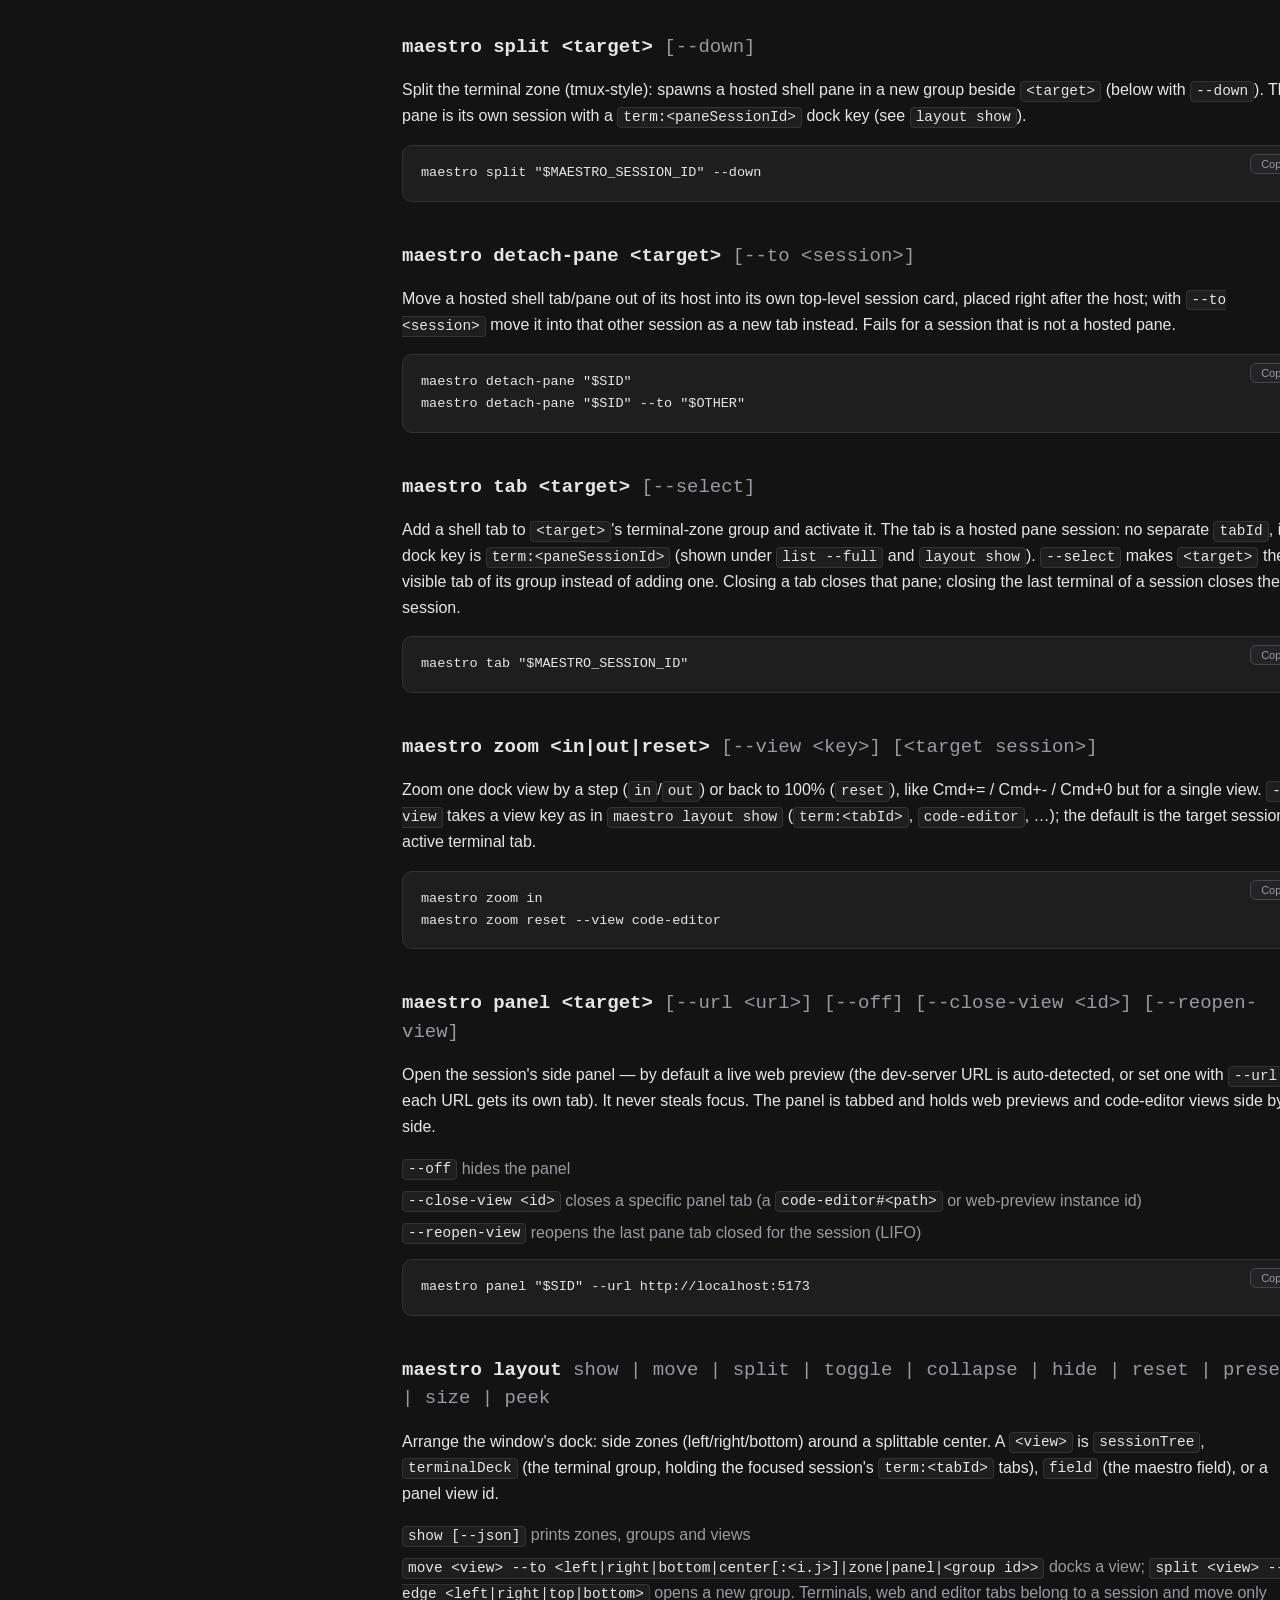
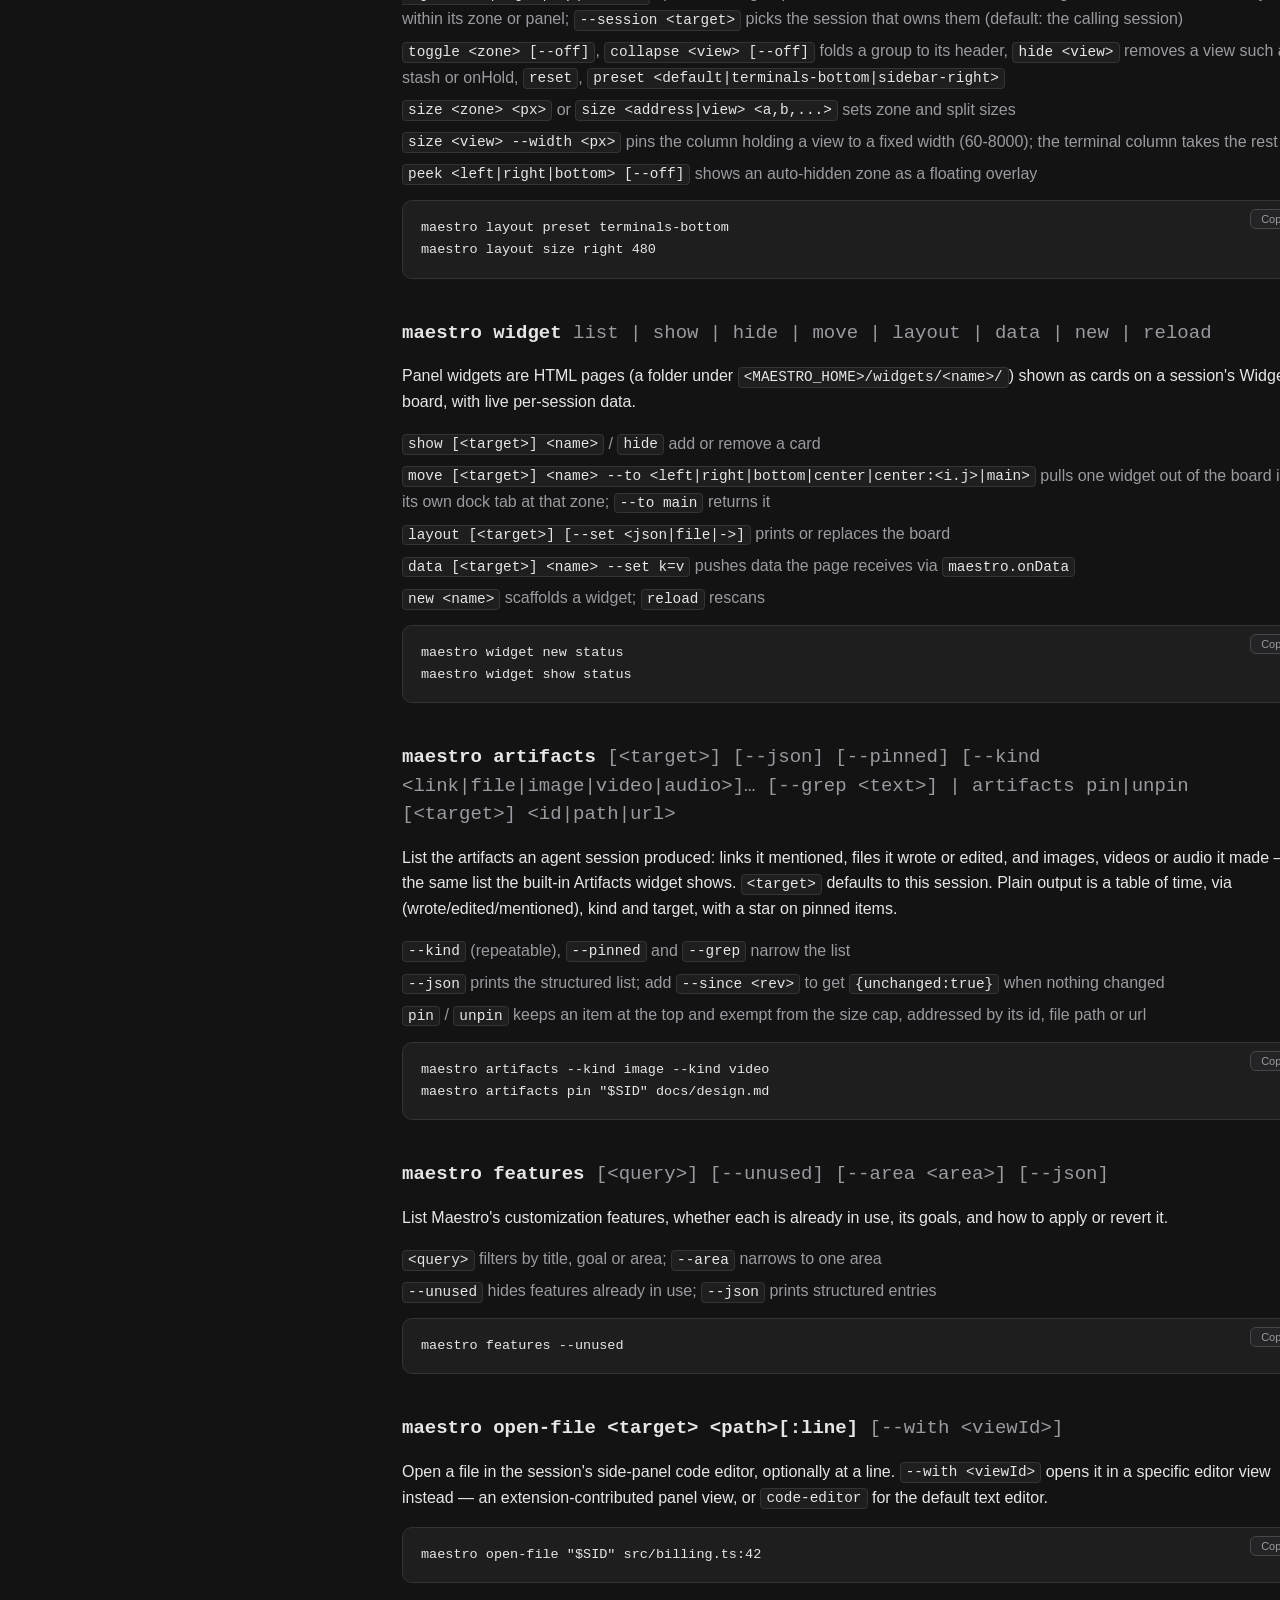
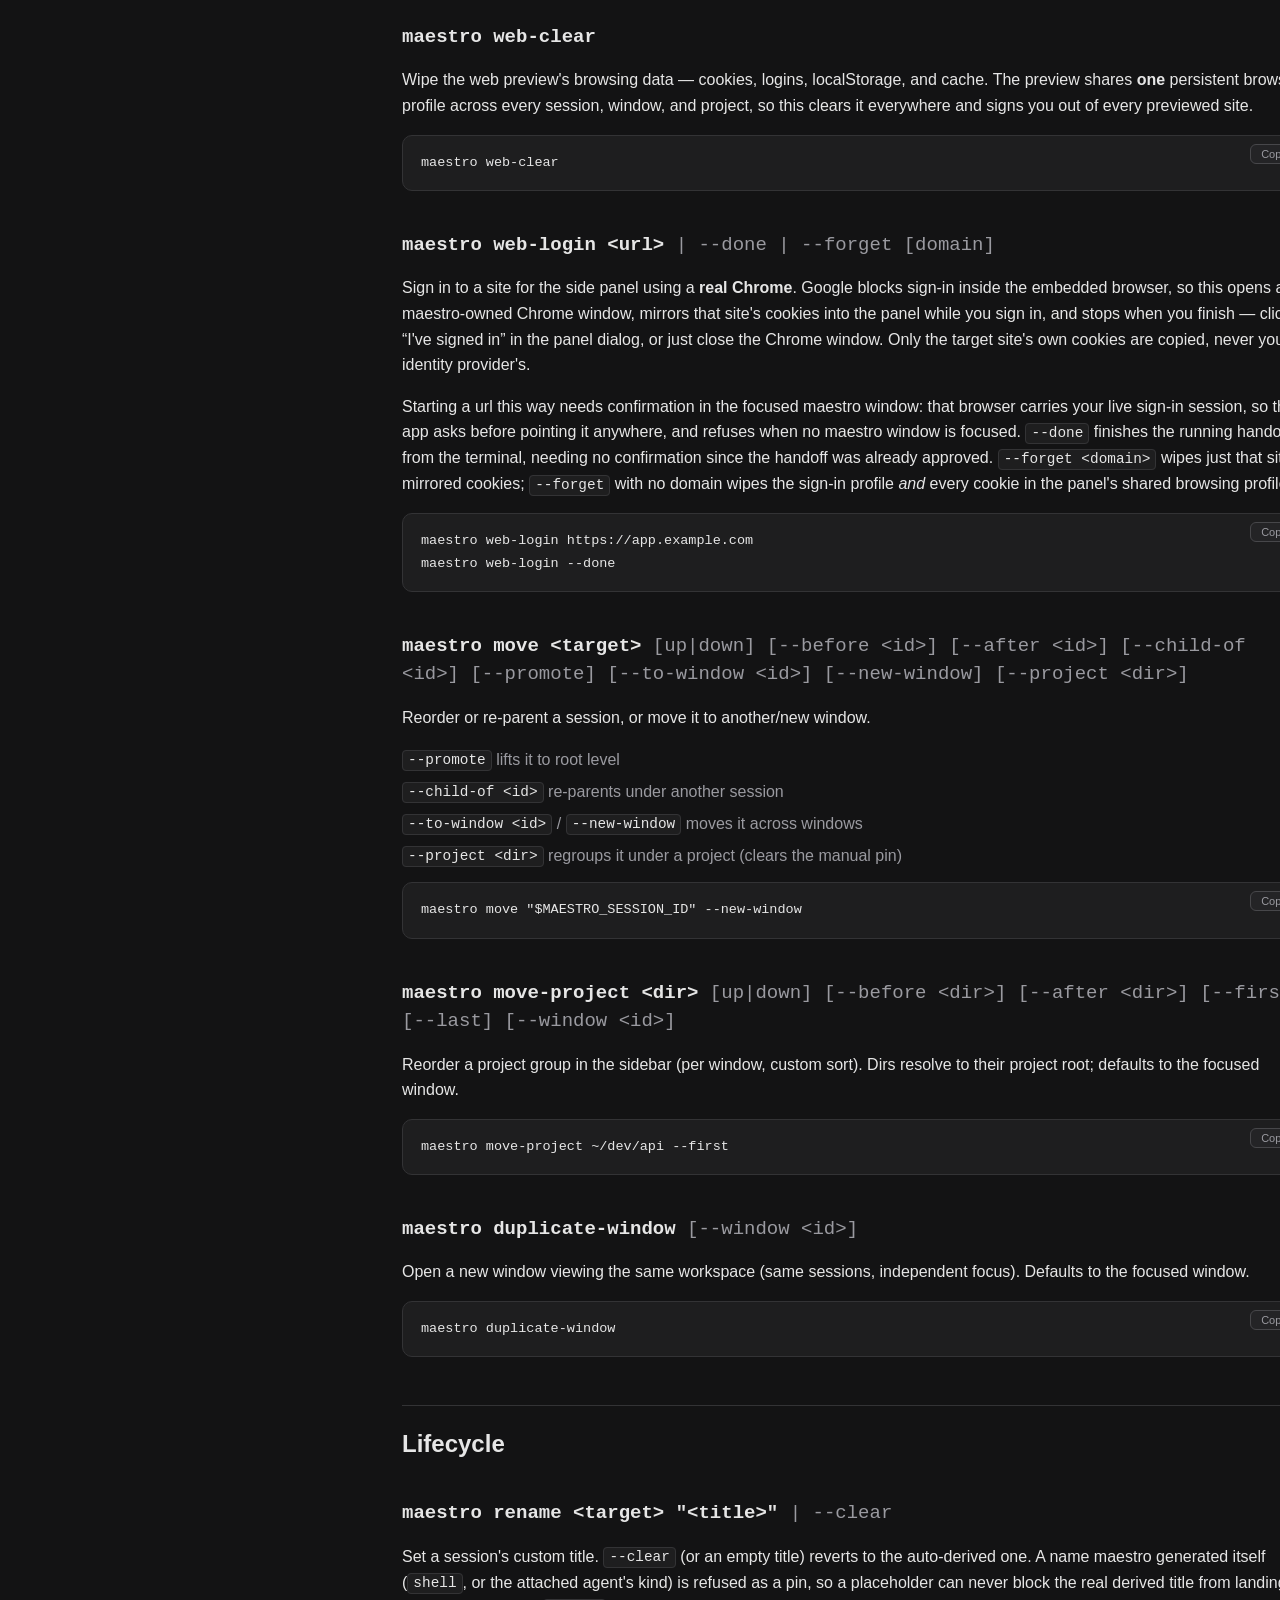
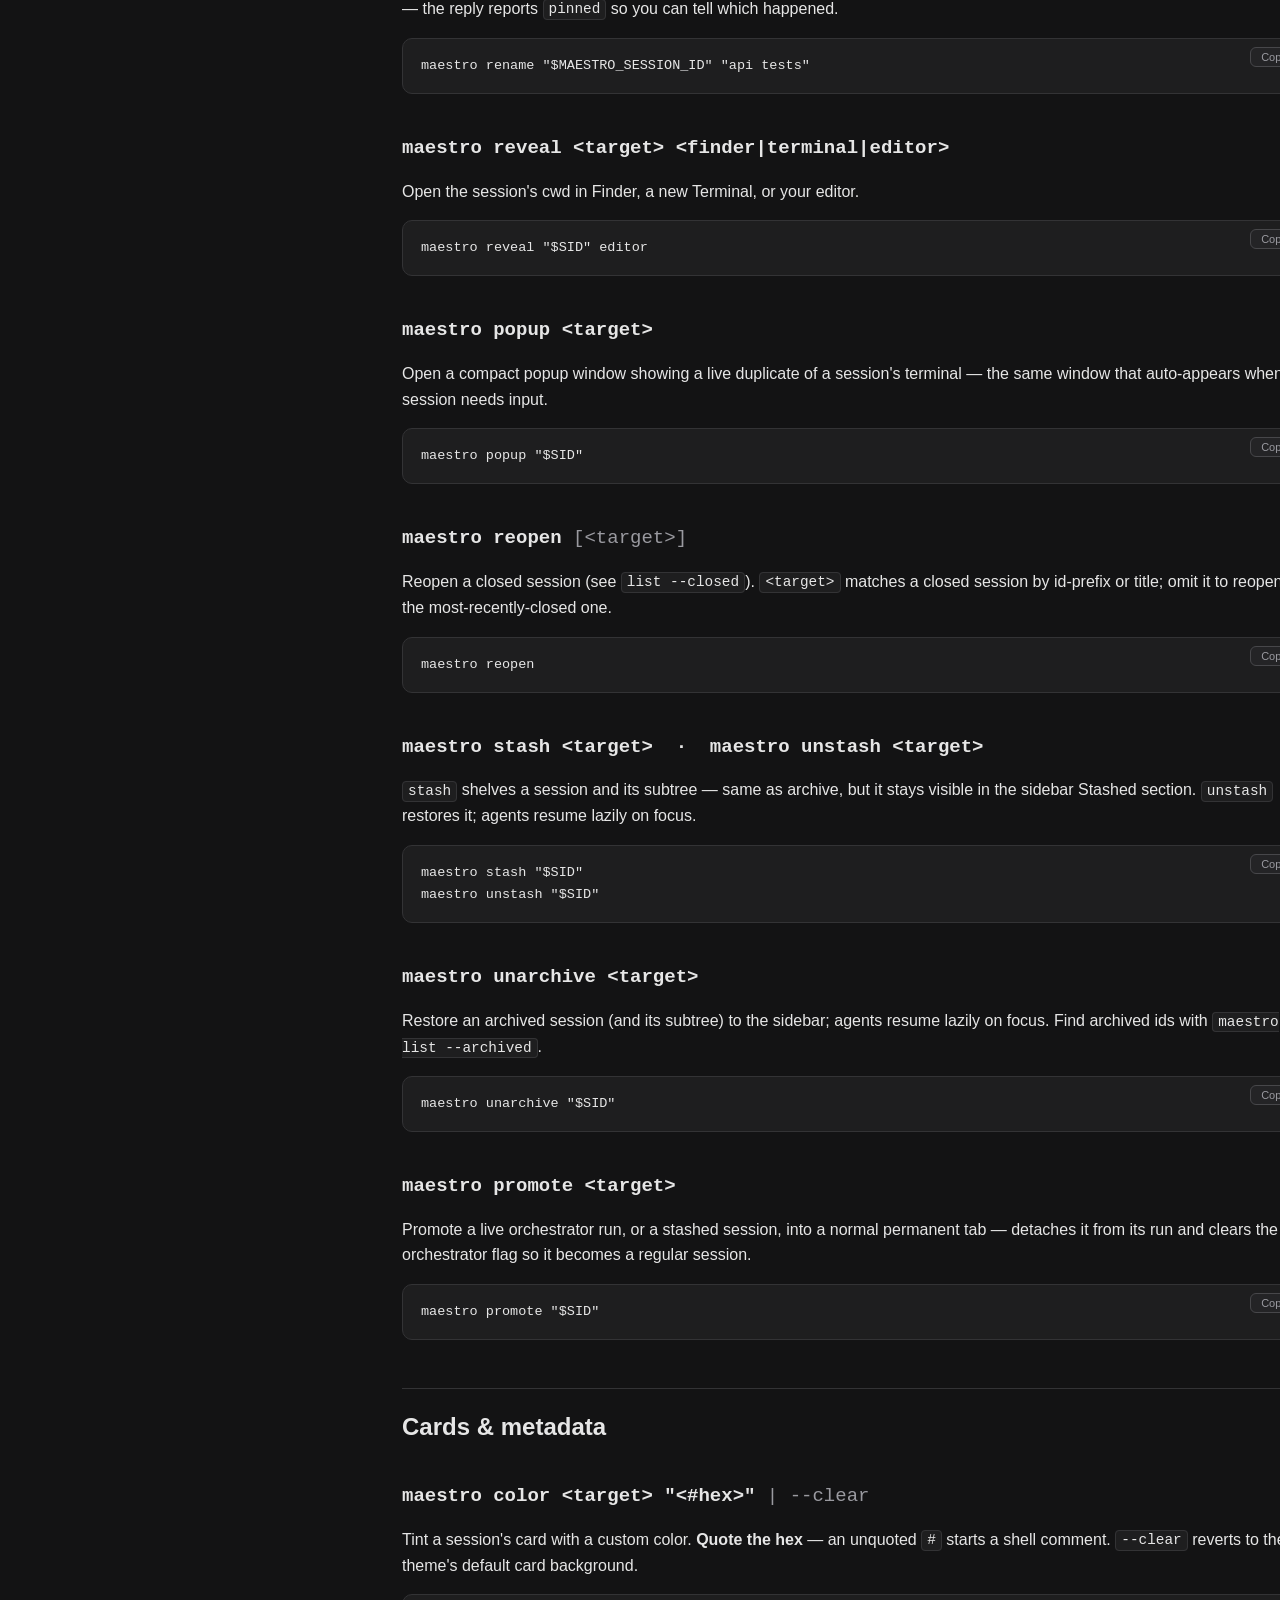
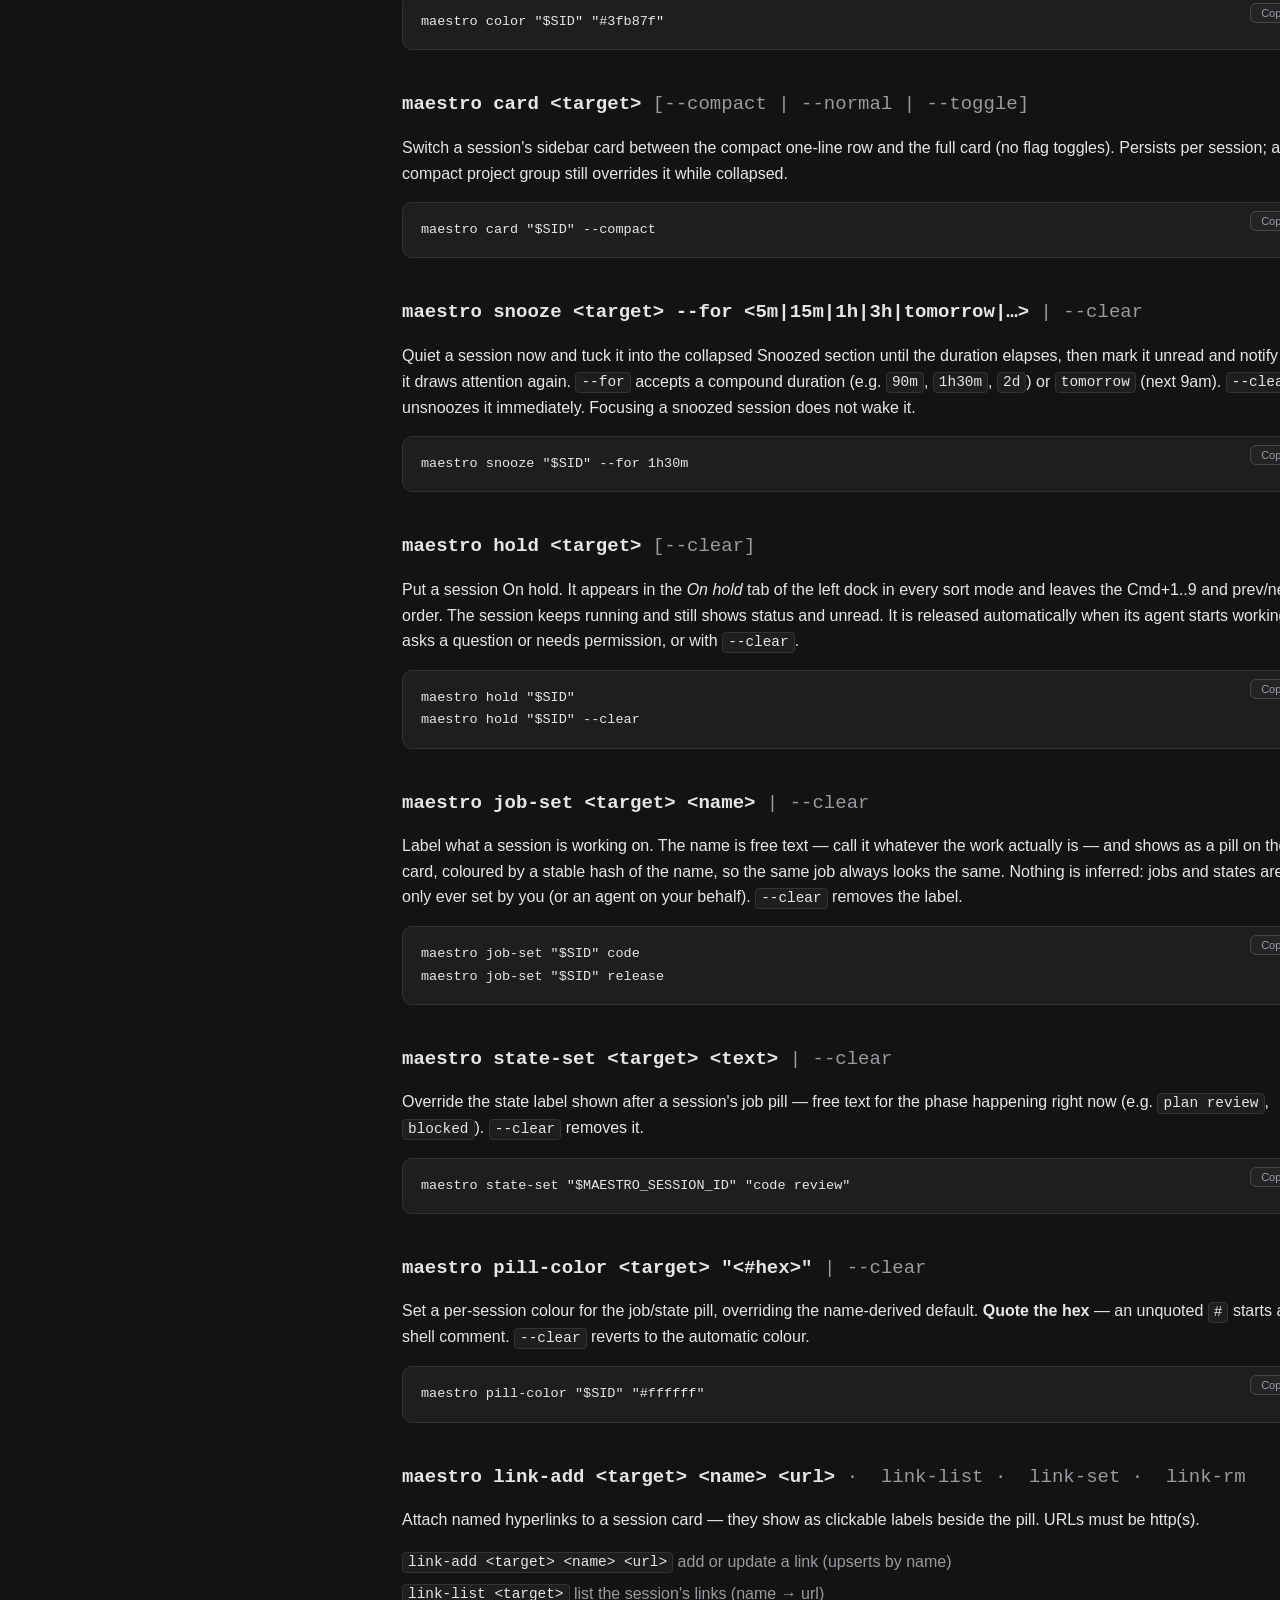
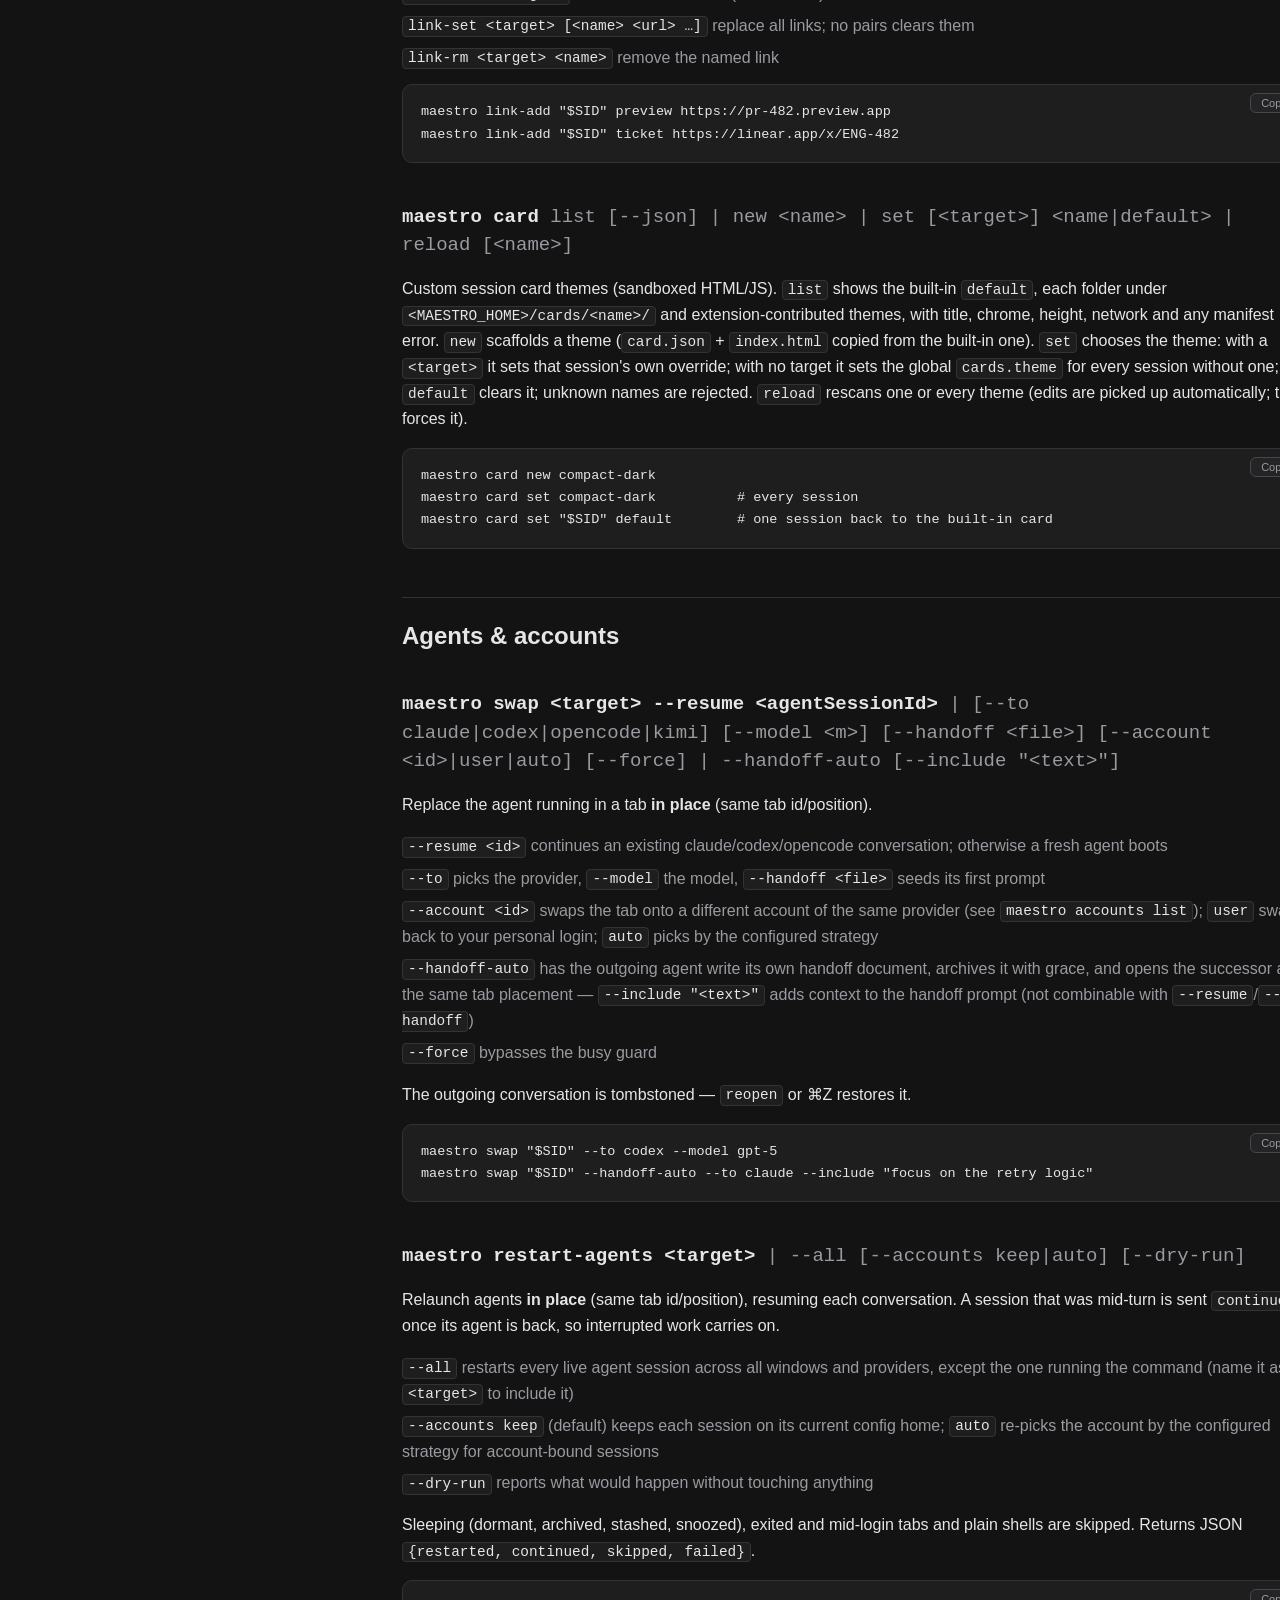
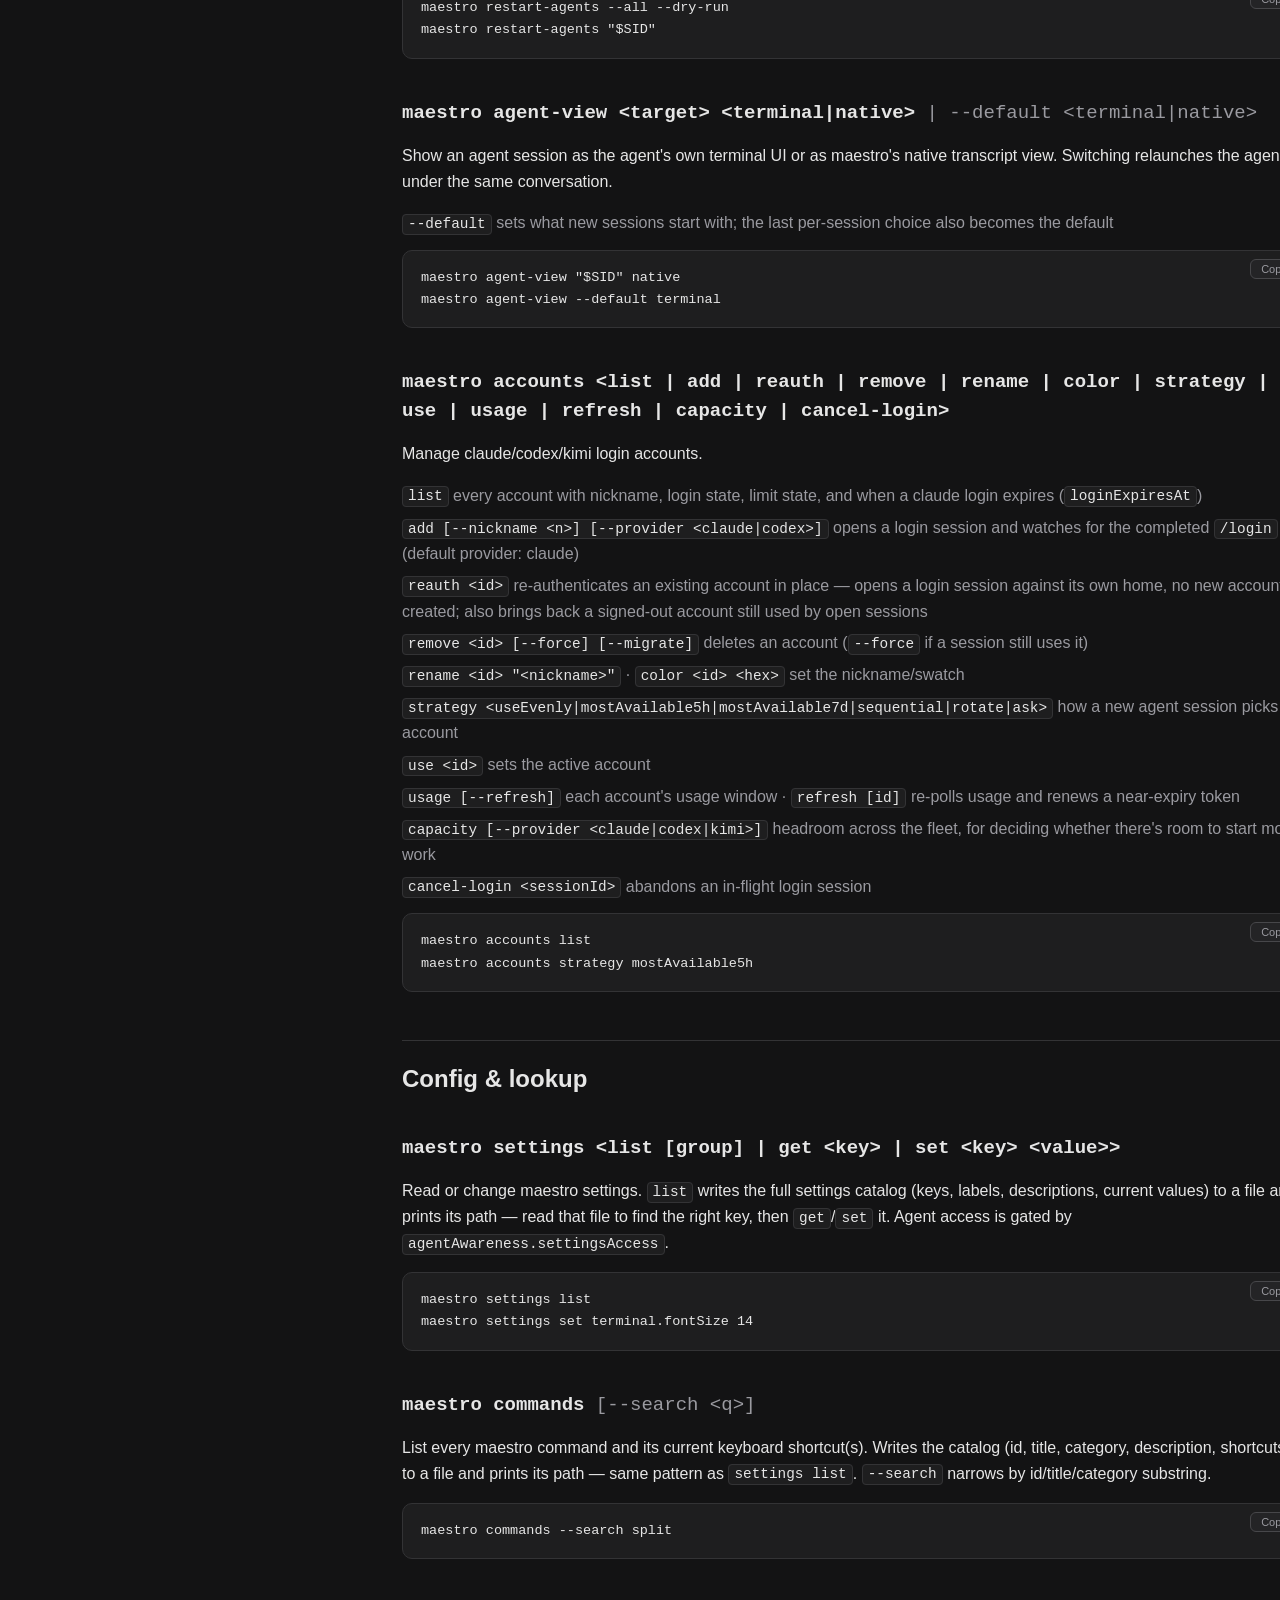
<file: cli.html>
<!doctype html>
<html lang="en">
<head>
  <meta charset="utf-8">
  <meta name="viewport" content="width=device-width, initial-scale=1">
  <title>Maestro CLI — reference</title>
  <meta name="description" content="Maestro CLI reference: list, open, focus, send, wait, compact, swap, accounts, settings — one binary, one socket that drives the UI, your scripts, and the agents.">
  <link rel="icon" type="image/svg+xml" href="favicon.svg?v=2">
  <link rel="stylesheet" href="assets/site.css?v=20260720">
  <script src="assets/analytics.js" async></script>
  <script src="assets/copy.js" defer></script>
</head>
<body>
  <header class="site-header">
    <div class="container">
      <a class="logo" href="index.html"><span class="logo-mark" aria-hidden="true"><svg viewBox="0 0 26 20" fill="none" stroke-width="3" stroke-linecap="round" stroke-linejoin="round"><path d="M4 3 L13 10" stroke="#2196f3"/><path d="M13 10 L4 17" stroke="#66bb6a"/><path d="M15.5 17 L22 17" stroke="#ef5350"/></svg></span>maestro</a>
      <nav class="site-nav">
        <a href="index.html#features">Features</a>
        <a href="cli.html">CLI docs</a>
        <a href="https://github.com/coldstar96/maestro-releases/releases">Releases</a>
        <a class="btn btn-primary" href="https://github.com/coldstar96/maestro-releases/releases/latest/download/Maestro-arm64.dmg">Download</a>
      </nav>
    </div>
  </header>

  <div class="container">
    <div class="docs-layout">
      <nav class="docs-nav">
        <a href="#concepts">Concepts</a>
        <a href="#install">Get the CLI</a>
        <a href="#targeting">Targeting</a>
        <div class="nav-group">Sessions</div>
        <a href="#verb-list">list</a>
        <a href="#verb-open">open</a>
        <a href="#verb-focus">focus</a>
        <a href="#verb-send">send</a>
        <a href="#verb-parked">parked</a>
        <a href="#verb-send-key">send-key</a>
        <a href="#verb-archive">archive</a>
        <a href="#verb-delete">delete</a>
        <div class="nav-group">Orchestration</div>
        <a href="#verb-id">id</a>
        <a href="#verb-wait">wait</a>
        <a href="#verb-compact">compact</a>
        <a href="#verb-status-set">status-set</a>
        <div class="nav-group">Layout &amp; windows</div>
        <a href="#verb-split">split</a>
        <a href="#verb-detach-pane">detach-pane</a>
        <a href="#verb-zoom">zoom</a>
        <a href="#verb-panel">panel</a>
        <a href="#verb-layout">layout</a>
        <a href="#verb-widget">widget</a>
        <a href="#verb-artifacts">artifacts</a>
        <a href="#verb-features">features</a>
        <a href="#verb-open-file">open-file</a>
        <a href="#verb-web-clear">web-clear</a>
        <a href="#verb-web-login">web-login</a>
        <a href="#verb-move">move</a>
        <a href="#verb-move-project">move-project</a>
        <a href="#verb-duplicate-window">duplicate-window</a>
        <div class="nav-group">Lifecycle</div>
        <a href="#verb-rename">rename</a>
        <a href="#verb-reveal">reveal</a>
        <a href="#verb-popup">popup</a>
        <a href="#verb-reopen">reopen</a>
        <a href="#verb-stash">stash / unstash</a>
        <a href="#verb-unarchive">unarchive</a>
        <a href="#verb-promote">promote</a>
        <div class="nav-group">Cards &amp; metadata</div>
        <a href="#verb-color">color</a>
        <a href="#verb-card">card</a>
        <a href="#verb-snooze">snooze</a>
        <a href="#verb-hold">hold</a>
        <a href="#verb-job-set">job-set</a>
        <a href="#verb-state-set">state-set</a>
        <a href="#verb-pill-color">pill-color</a>
        <a href="#verb-link">links</a>
        <a href="#verb-card-theme">card (themes)</a>
        <div class="nav-group">Agents &amp; accounts</div>
        <a href="#verb-swap">swap</a>
        <a href="#verb-restart-agents">restart-agents</a>
        <a href="#verb-agent-view">agent-view</a>
        <a href="#verb-accounts">accounts</a>
        <div class="nav-group">Config &amp; lookup</div>
        <a href="#verb-settings">settings</a>
        <a href="#verb-commands">commands</a>
        <a href="#verb-keybind">keybind</a>
        <a href="#verb-docs">docs</a>
        <a href="#verb-help">help / launch</a>
        <div class="nav-group">Analytics &amp; extensions</div>
        <a href="#verb-view">view</a>
        <a href="#verb-timeline">timeline</a>
        <a href="#verb-ext">ext</a>
        <div class="nav-group">Maintenance</div>
        <a href="#verb-ps">ps</a>
        <a href="#verb-report">report / bug-report</a>
        <a href="#verb-reap">reap</a>
        <a href="#verb-render-mark">render-mark</a>
        <div class="nav-group">More</div>
        <a href="#examples">Examples</a>
      </nav>

      <main class="docs-main">
        <h1>Maestro CLI</h1>
        <p class="lead">One binary, one socket. <code>maestro</code> talks to the running app over its control socket — the same verbs drive the UI, your scripts, and the agents themselves. Everything you can click, an agent can run.</p>

        <h2 id="concepts">Concepts</h2>
        <p>Every maestro-managed terminal runs inside a <strong>session</strong> (a tab in the app). Sessions form a tree — a session can have child sessions — and windows hold session trees. The env var <code>$MAESTRO_SESSION_ID</code> holds the current session's id; "this session"/"this tab" means that id.</p>

        <h2 id="install">Get the CLI</h2>
        <p>Sessions spawned by Maestro already have a <code>maestro</code> shim on their <code>PATH</code>. For a global command in your own shells, symlink the launcher out of the app bundle:</p>
        <pre class="code-block"><code>ln -sf /Applications/Maestro.app/Contents/Resources/bin/maestro /usr/local/bin/maestro</code></pre>

        <h2 id="targeting">Targeting</h2>
        <p><code>&lt;target&gt;</code> accepts a session-id prefix (e.g. <code>3f2a</code>) or a unique title substring — but <strong>the id is the only stable key</strong>. Titles change as an agent works, so a title match that resolves today can resolve to the wrong tab (or nothing) a minute later. Except for a one-shot command you type by hand, resolve a title to its id <strong>once</strong> with <code>maestro id</code> and target by that id from then on:</p>
        <pre class="code-block"><code>SID=$(maestro id "api tests")   # resolve once
maestro send "$SID" "npm test"  # target by id thereafter
maestro wait "$SID" --until idle</code></pre>
        <p><code>maestro open</code> prints the new session's id — capture that rather than guessing a title. Use <code>"$MAESTRO_SESSION_ID"</code> for the current session, and <code>maestro list</code> to see every id and title. The examples below all target by id for that reason.</p>

        <h2 id="verbs-sessions">Sessions</h2>

        <div class="verb" id="verb-list">
          <h3>maestro list <span class="opt">[&lt;target&gt;] [--full] [--limit &lt;n&gt;] [--archived | --closed]</span></h3>
          <p>Live sessions as JSON (<code>id, title, kind, status, cwd, parentId, windowId</code>). Pass a <code>&lt;target&gt;</code> to narrow it to one session. <code>--full</code> widens each row with the session detail: job and state labels, work context (branch, dirty, projectRoot, statusReason, timestamps), the attached agent (kind, origin, pid, configHome, agentSessionId), model, accountId, contextTokens, links, and lifecycle flags. <code>--limit &lt;n&gt;</code> caps the rows returned. <code>--archived</code> lists archived (shelved) sessions instead; <code>--closed</code> lists recently-closed sessions (tombstones) instead, newest first.</p>
          <pre class="code-block"><code>maestro list | jq '.[] | {id, title, status}'
maestro list "$SID" --full            # everything known about one session</code></pre>
        </div>

        <div class="verb" id="verb-open">
          <h3>maestro open --kind &lt;claude|codex|opencode|shell&gt; <span class="opt">[--child|--sibling] [--cwd &lt;dir&gt;] [--parent &lt;id&gt;] [--title &lt;t&gt;] [--prompt "&lt;task&gt;"] [--model &lt;id|@user&gt;]</span></h3>
          <p>Open a new session and print its id. By default it inherits the cwd of the tab the command ran in — pass <code>--cwd</code> to override, or run from outside maestro to start in your home directory.</p>
          <ul class="flags">
            <li><code>--kind</code> claude, codex, opencode, or shell (default shell)</li>
            <li><code>--child</code> / <code>--sibling</code> place relative to the FOCUSED session (parent and cwd resolved server-side)</li>
            <li><code>--parent &lt;id&gt;</code> nests under a specific session</li>
            <li><code>--cwd &lt;dir&gt;</code> working directory</li>
            <li><code>--title &lt;t&gt;</code> tab title</li>
            <li><code>--prompt "&lt;task&gt;"</code> seeds an agent (claude/codex/opencode) with its first task at spawn — one command, no follow-up <code>send</code>.</li>
            <li><code>--model &lt;id|@user&gt;</code> agent model for this session — an id, <code>@user</code> to match your own CLI default, or <code>""</code> for the agent's native default</li>
          </ul>
          <pre class="code-block"><code>SID=$(maestro open --kind claude --child --prompt "run the api tests and fix failures")</code></pre>
        </div>

        <div class="verb" id="verb-focus">
          <h3>maestro focus &lt;target&gt; <span class="opt">| --back | --forward</span></h3>
          <p>Focus a session (bring its tab to front), or move back/forward through this window's focus history.</p>
          <pre class="code-block"><code>maestro focus "$SID"
maestro focus --back</code></pre>
        </div>

        <div class="verb" id="verb-send">
          <h3>maestro send &lt;target&gt; "&lt;text&gt;" <span class="opt">[--no-enter] [--force]</span></h3>
          <p>Type text into a session's terminal <strong>and press Enter to submit it</strong> — one call. Pass <code>--no-enter</code> to type without submitting, for staging input that the user (or a later key) will complete.</p>
          <p>If the target's agent composer already holds text the user was typing, the message is <strong>parked</strong> rather than delivered — merging the two would submit their unfinished prompt as part of yours. The reply carries <code>{delivered:false, parked:true, queued:n}</code>, and it goes out when the user submits their own prompt or clicks &ldquo;send now&rdquo;. <code>--force</code> jumps the queue instead of waiting behind it, stashing the draft into the agent's own kill ring so the message lands alone. When a draft can't be stashed <em>and given back</em> — the agent has no kill ring, or the draft spans more rows than it returns intact — even a forced send parks.</p>
          <pre class="code-block"><code>maestro send "$SID" "npm test"
maestro send "$SID" "npm test" --no-enter   # stage it, don't run it
maestro send "$SID" "stop and revert" --force</code></pre>
        </div>

        <div class="verb" id="verb-parked">
          <h3>maestro parked &lt;target&gt; <span class="opt">[--flush | --drop]</span></h3>
          <p>Inspect or release messages parked for a session. With no flag it returns the queue as JSON metadata (<code>from, at, bytes</code>) oldest first — <strong>never the message text</strong>. <code>--flush</code> delivers the whole queue in arrival order right now; <code>--drop</code> discards it.</p>
          <p>A <code>--flush</code> answers <code>{flushed:0, held:"draft-too-tall"|"no-kill-ring"}</code> when the draft in the composer can't be stashed and handed back — releasing would submit that draft along with the messages, so they stay queued and go out once the composer is empty. Parked messages are never delivered on a timer and do not survive an app restart.</p>
          <pre class="code-block"><code>maestro parked "$SID"            # what's waiting, and since when
maestro parked "$SID" --flush    # let it all through now</code></pre>
        </div>

        <div class="verb" id="verb-send-key">
          <h3>maestro send-key &lt;target&gt; &lt;enter|escape|ctrl-c|tab&gt;</h3>
          <p>Send a key press to a session.</p>
          <pre class="code-block"><code>maestro send-key "$SID" ctrl-c</code></pre>
        </div>

        <div class="verb" id="verb-archive">
          <h3>maestro archive &lt;target&gt; <span class="opt">[--instant] [--stash] [--force] [--cascade]</span></h3>
          <p>Archive a session and its subtree — put it to sleep in closed history; restore via <code>unarchive</code>. This is what closing a tab does by default, respecting the close countdown unless <code>--instant</code>.</p>
          <ul class="flags">
            <li><code>--cascade</code> archives the whole subtree, children first</li>
            <li><code>--instant</code> skips the close countdown</li>
            <li><code>--stash</code> sends it to the visible Stash shelf instead of closed history</li>
            <li><code>--force</code> bypasses the busy/dirty guard</li>
          </ul>
          <pre class="code-block"><code>maestro archive "$MAESTRO_SESSION_ID" --cascade --force</code></pre>
        </div>

        <div class="verb" id="verb-delete">
          <h3>maestro delete &lt;target&gt; <span class="opt">[--force]</span></h3>
          <p>Permanently delete a session and its subtree (stops it if running). Recoverable from Recently-Closed (<code>⌘P #</code>) unless recovery is off. <code>--force</code> bypasses the busy/dirty guard.</p>
          <pre class="code-block"><code>maestro delete "$SID" --force</code></pre>
        </div>

        <h2 id="verbs-orchestration">Orchestration</h2>

        <div class="verb" id="verb-id">
          <h3>maestro id &lt;target&gt;</h3>
          <p>Print a session's full stable id (uuid). Titles change as an agent works and aren't a stable key — resolve a title/prefix to its id <strong>once</strong>, then target later commands by that id.</p>
          <pre class="code-block"><code>SID=$(maestro id "api tests")
maestro focus "$SID"</code></pre>
        </div>

        <div class="verb" id="verb-wait">
          <h3>maestro wait &lt;target&gt; --until &lt;status&gt; <span class="opt">| --until-not &lt;status&gt; [--timeout &lt;s&gt;]</span></h3>
          <p>Block until a session's status matches (<code>--until</code>) or stops matching (<code>--until-not</code>) a status — <code>working</code>, <code>idle</code>, <code>done</code>, <code>compacting</code> — then return JSON <code>{matched, timedOut, finalStatus, waitedMs}</code>. If the session is removed, archived, or exits while waiting, it returns immediately with <code>{matched:false, gone:true}</code> rather than hanging. <code>--timeout</code> is in seconds; <code>0</code> waits forever; the default is 300s.</p>
          <pre class="code-block"><code>maestro wait "$SID" --until idle --timeout 120</code></pre>
        </div>

        <div class="verb" id="verb-compact">
          <h3>maestro compact &lt;target&gt; <span class="opt">[instructions...] [--then-send "&lt;text&gt;"]</span></h3>
          <p>Trailing words are passed through to <code>/compact</code> as its instructions, so you can steer what the summary keeps. Submit <code>/compact</code> to a session, wait (event-driven) for the compaction to finish, then optionally submit a follow-up — one deterministic call instead of sending <code>/compact</code> and polling for it to settle. Returns JSON <code>{compacted, timedOut, sentFollowup, finalStatus, waitedMs}</code>. When the target is the calling session itself, the sequence runs detached and the call returns <code>{detached:true, target, willSend}</code> immediately, since a session can't wait on its own turn ending.</p>
          <pre class="code-block"><code>maestro compact "$MAESTRO_SESSION_ID" --then-send "continue where you left off"</code></pre>
        </div>

        <div class="verb" id="verb-status-set">
          <h3>maestro status-set &lt;target&gt; &lt;status&gt; <span class="opt">[--reason &lt;text&gt;]</span></h3>
          <p>Manually override a session's status (e.g. <code>working</code>, <code>review</code>, <code>idle</code>). Mostly for scripting and testing.</p>
          <pre class="code-block"><code>maestro status-set "$SID" review --reason "needs review"</code></pre>
        </div>

        <h2 id="verbs-layout">Layout &amp; windows</h2>

        <div class="verb" id="verb-split">
          <h3>maestro split &lt;target&gt; <span class="opt">[--down]</span></h3>
          <p>Split the terminal zone (tmux-style): spawns a hosted shell pane in a new group beside <code>&lt;target&gt;</code> (below with <code>--down</code>). The pane is its own session with a <code>term:&lt;paneSessionId&gt;</code> dock key (see <code>layout show</code>).</p>
          <pre class="code-block"><code>maestro split "$MAESTRO_SESSION_ID" --down</code></pre>
        </div>

        <div class="verb" id="verb-detach-pane">
          <h3>maestro detach-pane &lt;target&gt; <span class="opt">[--to &lt;session&gt;]</span></h3>
          <p>Move a hosted shell tab/pane out of its host into its own top-level session card, placed right after the host; with <code>--to &lt;session&gt;</code> move it into that other session as a new tab instead. Fails for a session that is not a hosted pane.</p>
          <pre class="code-block"><code>maestro detach-pane "$SID"
maestro detach-pane "$SID" --to "$OTHER"</code></pre>
        </div>

        <div class="verb" id="verb-tab">
          <h3>maestro tab &lt;target&gt; <span class="opt">[--select]</span></h3>
          <p>Add a shell tab to <code>&lt;target&gt;</code>'s terminal-zone group and activate it. The tab is a hosted pane session: no separate <code>tabId</code>, its dock key is <code>term:&lt;paneSessionId&gt;</code> (shown under <code>list --full</code> and <code>layout show</code>). <code>--select</code> makes <code>&lt;target&gt;</code> the visible tab of its group instead of adding one. Closing a tab closes that pane; closing the last terminal of a session closes the session.</p>
          <pre class="code-block"><code>maestro tab "$MAESTRO_SESSION_ID"</code></pre>
        </div>

        <div class="verb" id="verb-zoom">
          <h3>maestro zoom &lt;in|out|reset&gt; <span class="opt">[--view &lt;key&gt;] [&lt;target session&gt;]</span></h3>
          <p>Zoom one dock view by a step (<code>in</code>/<code>out</code>) or back to 100% (<code>reset</code>), like Cmd+= / Cmd+- / Cmd+0 but for a single view. <code>--view</code> takes a view key as in <code>maestro layout show</code> (<code>term:&lt;tabId&gt;</code>, <code>code-editor</code>, …); the default is the target session's active terminal tab.</p>
          <pre class="code-block"><code>maestro zoom in
maestro zoom reset --view code-editor</code></pre>
        </div>

        <div class="verb" id="verb-panel">
          <h3>maestro panel &lt;target&gt; <span class="opt">[--url &lt;url&gt;] [--off] [--close-view &lt;id&gt;] [--reopen-view]</span></h3>
          <p>Open the session's side panel — by default a live web preview (the dev-server URL is auto-detected, or set one with <code>--url</code>; each URL gets its own tab). It never steals focus. The panel is tabbed and holds web previews and code-editor views side by side.</p>
          <ul class="flags">
            <li><code>--off</code> hides the panel</li>
            <li><code>--close-view &lt;id&gt;</code> closes a specific panel tab (a <code>code-editor#&lt;path&gt;</code> or web-preview instance id)</li>
            <li><code>--reopen-view</code> reopens the last pane tab closed for the session (LIFO)</li>
          </ul>
          <pre class="code-block"><code>maestro panel "$SID" --url http://localhost:5173</code></pre>
        </div>

        <div class="verb" id="verb-layout">
          <h3>maestro layout <span class="opt">show | move | split | toggle | collapse | hide | reset | preset | size | peek</span></h3>
          <p>Arrange the window's dock: side zones (left/right/bottom) around a splittable center. A <code>&lt;view&gt;</code> is <code>sessionTree</code>, <code>terminalDeck</code> (the terminal group, holding the focused session's <code>term:&lt;tabId&gt;</code> tabs), <code>field</code> (the maestro field), or a panel view id.</p>
          <ul class="flags">
            <li><code>show [--json]</code> prints zones, groups and views</li>
            <li><code>move &lt;view&gt; --to &lt;left|right|bottom|center[:&lt;i.j&gt;]|zone|panel|&lt;group id&gt;&gt;</code> docks a view; <code>split &lt;view&gt; --edge &lt;left|right|top|bottom&gt;</code> opens a new group. Terminals, web and editor tabs belong to a session and move only within its zone or panel; <code>--session &lt;target&gt;</code> picks the session that owns them (default: the calling session)</li>
            <li><code>toggle &lt;zone&gt; [--off]</code>, <code>collapse &lt;view&gt; [--off]</code> folds a group to its header, <code>hide &lt;view&gt;</code> removes a view such as stash or onHold, <code>reset</code>, <code>preset &lt;default|terminals-bottom|sidebar-right&gt;</code></li>
            <li><code>size &lt;zone&gt; &lt;px&gt;</code> or <code>size &lt;address|view&gt; &lt;a,b,...&gt;</code> sets zone and split sizes</li>
            <li><code>size &lt;view&gt; --width &lt;px&gt;</code> pins the column holding a view to a fixed width (60-8000); the terminal column takes the rest</li>
            <li><code>peek &lt;left|right|bottom&gt; [--off]</code> shows an auto-hidden zone as a floating overlay</li>
          </ul>
          <pre class="code-block"><code>maestro layout preset terminals-bottom
maestro layout size right 480</code></pre>
        </div>

        <div class="verb" id="verb-widget">
          <h3>maestro widget <span class="opt">list | show | hide | move | layout | data | new | reload</span></h3>
          <p>Panel widgets are HTML pages (a folder under <code>&lt;MAESTRO_HOME&gt;/widgets/&lt;name&gt;/</code>) shown as cards on a session's Widgets board, with live per-session data.</p>
          <ul class="flags">
            <li><code>show [&lt;target&gt;] &lt;name&gt;</code> / <code>hide</code> add or remove a card</li>
            <li><code>move [&lt;target&gt;] &lt;name&gt; --to &lt;left|right|bottom|center|center:&lt;i.j&gt;|main&gt;</code> pulls one widget out of the board into its own dock tab at that zone; <code>--to main</code> returns it</li>
            <li><code>layout [&lt;target&gt;] [--set &lt;json|file|-&gt;]</code> prints or replaces the board</li>
            <li><code>data [&lt;target&gt;] &lt;name&gt; --set k=v</code> pushes data the page receives via <code>maestro.onData</code></li>
            <li><code>new &lt;name&gt;</code> scaffolds a widget; <code>reload</code> rescans</li>
          </ul>
          <pre class="code-block"><code>maestro widget new status
maestro widget show status</code></pre>
        </div>

        <div class="verb" id="verb-artifacts">
          <h3>maestro artifacts <span class="opt">[&lt;target&gt;] [--json] [--pinned] [--kind &lt;link|file|image|video|audio&gt;]… [--grep &lt;text&gt;] | artifacts pin|unpin [&lt;target&gt;] &lt;id|path|url&gt;</span></h3>
          <p>List the artifacts an agent session produced: links it mentioned, files it wrote or edited, and images, videos or audio it made — the same list the built-in Artifacts widget shows. <code>&lt;target&gt;</code> defaults to this session. Plain output is a table of time, via (wrote/edited/mentioned), kind and target, with a star on pinned items.</p>
          <ul class="flags">
            <li><code>--kind</code> (repeatable), <code>--pinned</code> and <code>--grep</code> narrow the list</li>
            <li><code>--json</code> prints the structured list; add <code>--since &lt;rev&gt;</code> to get <code>{unchanged:true}</code> when nothing changed</li>
            <li><code>pin</code> / <code>unpin</code> keeps an item at the top and exempt from the size cap, addressed by its id, file path or url</li>
          </ul>
          <pre class="code-block"><code>maestro artifacts --kind image --kind video
maestro artifacts pin "$SID" docs/design.md</code></pre>
        </div>

        <div class="verb" id="verb-features">
          <h3>maestro features <span class="opt">[&lt;query&gt;] [--unused] [--area &lt;area&gt;] [--json]</span></h3>
          <p>List Maestro's customization features, whether each is already in use, its goals, and how to apply or revert it.</p>
          <ul class="flags">
            <li><code>&lt;query&gt;</code> filters by title, goal or area; <code>--area</code> narrows to one area</li>
            <li><code>--unused</code> hides features already in use; <code>--json</code> prints structured entries</li>
          </ul>
          <pre class="code-block"><code>maestro features --unused</code></pre>
        </div>

        <div class="verb" id="verb-open-file">
          <h3>maestro open-file &lt;target&gt; &lt;path&gt;[:line] <span class="opt">[--with &lt;viewId&gt;]</span></h3>
          <p>Open a file in the session's side-panel code editor, optionally at a line. <code>--with &lt;viewId&gt;</code> opens it in a specific editor view instead — an extension-contributed panel view, or <code>code-editor</code> for the default text editor.</p>
          <pre class="code-block"><code>maestro open-file "$SID" src/billing.ts:42</code></pre>
        </div>

        <div class="verb" id="verb-web-clear">
          <h3>maestro web-clear</h3>
          <p>Wipe the web preview's browsing data — cookies, logins, localStorage, and cache. The preview shares <strong>one</strong> persistent browser profile across every session, window, and project, so this clears it everywhere and signs you out of every previewed site.</p>
          <pre class="code-block"><code>maestro web-clear</code></pre>
        </div>

        <div class="verb" id="verb-web-login">
          <h3>maestro web-login &lt;url&gt; <span class="opt">| --done | --forget [domain]</span></h3>
          <p>Sign in to a site for the side panel using a <strong>real Chrome</strong>. Google blocks sign-in inside the embedded browser, so this opens a maestro-owned Chrome window, mirrors that site's cookies into the panel while you sign in, and stops when you finish — click &ldquo;I've signed in&rdquo; in the panel dialog, or just close the Chrome window. Only the target site's own cookies are copied, never your identity provider's.</p>
          <p>Starting a url this way needs confirmation in the focused maestro window: that browser carries your live sign-in session, so the app asks before pointing it anywhere, and refuses when no maestro window is focused. <code>--done</code> finishes the running handoff from the terminal, needing no confirmation since the handoff was already approved. <code>--forget &lt;domain&gt;</code> wipes just that site's mirrored cookies; <code>--forget</code> with no domain wipes the sign-in profile <em>and</em> every cookie in the panel's shared browsing profile.</p>
          <pre class="code-block"><code>maestro web-login https://app.example.com
maestro web-login --done</code></pre>
        </div>

        <div class="verb" id="verb-move">
          <h3>maestro move &lt;target&gt; <span class="opt">[up|down] [--before &lt;id&gt;] [--after &lt;id&gt;] [--child-of &lt;id&gt;] [--promote] [--to-window &lt;id&gt;] [--new-window] [--project &lt;dir&gt;]</span></h3>
          <p>Reorder or re-parent a session, or move it to another/new window.</p>
          <ul class="flags">
            <li><code>--promote</code> lifts it to root level</li>
            <li><code>--child-of &lt;id&gt;</code> re-parents under another session</li>
            <li><code>--to-window &lt;id&gt;</code> / <code>--new-window</code> moves it across windows</li>
            <li><code>--project &lt;dir&gt;</code> regroups it under a project (clears the manual pin)</li>
          </ul>
          <pre class="code-block"><code>maestro move "$MAESTRO_SESSION_ID" --new-window</code></pre>
        </div>

        <div class="verb" id="verb-move-project">
          <h3>maestro move-project &lt;dir&gt; <span class="opt">[up|down] [--before &lt;dir&gt;] [--after &lt;dir&gt;] [--first] [--last] [--window &lt;id&gt;]</span></h3>
          <p>Reorder a project group in the sidebar (per window, custom sort). Dirs resolve to their project root; defaults to the focused window.</p>
          <pre class="code-block"><code>maestro move-project ~/dev/api --first</code></pre>
        </div>

        <div class="verb" id="verb-duplicate-window">
          <h3>maestro duplicate-window <span class="opt">[--window &lt;id&gt;]</span></h3>
          <p>Open a new window viewing the same workspace (same sessions, independent focus). Defaults to the focused window.</p>
          <pre class="code-block"><code>maestro duplicate-window</code></pre>
        </div>

        <h2 id="verbs-lifecycle">Lifecycle</h2>

        <div class="verb" id="verb-rename">
          <h3>maestro rename &lt;target&gt; "&lt;title&gt;" <span class="opt">| --clear</span></h3>
          <p>Set a session's custom title. <code>--clear</code> (or an empty title) reverts to the auto-derived one. A name maestro generated itself (<code>shell</code>, or the attached agent's kind) is refused as a pin, so a placeholder can never block the real derived title from landing — the reply reports <code>pinned</code> so you can tell which happened.</p>
          <pre class="code-block"><code>maestro rename "$MAESTRO_SESSION_ID" "api tests"</code></pre>
        </div>

        <div class="verb" id="verb-reveal">
          <h3>maestro reveal &lt;target&gt; &lt;finder|terminal|editor&gt;</h3>
          <p>Open the session's cwd in Finder, a new Terminal, or your editor.</p>
          <pre class="code-block"><code>maestro reveal "$SID" editor</code></pre>
        </div>

        <div class="verb" id="verb-popup">
          <h3>maestro popup &lt;target&gt;</h3>
          <p>Open a compact popup window showing a live duplicate of a session's terminal — the same window that auto-appears when a session needs input.</p>
          <pre class="code-block"><code>maestro popup "$SID"</code></pre>
        </div>

        <div class="verb" id="verb-reopen">
          <h3>maestro reopen <span class="opt">[&lt;target&gt;]</span></h3>
          <p>Reopen a closed session (see <code>list --closed</code>). <code>&lt;target&gt;</code> matches a closed session by id-prefix or title; omit it to reopen the most-recently-closed one.</p>
          <pre class="code-block"><code>maestro reopen</code></pre>
        </div>

        <div class="verb" id="verb-stash">
          <h3>maestro stash &lt;target&gt; &nbsp;·&nbsp; maestro unstash &lt;target&gt;</h3>
          <p><code>stash</code> shelves a session and its subtree — same as archive, but it stays visible in the sidebar Stashed section. <code>unstash</code> restores it; agents resume lazily on focus.</p>
          <pre class="code-block"><code>maestro stash "$SID"
maestro unstash "$SID"</code></pre>
        </div>

        <div class="verb" id="verb-unarchive">
          <h3>maestro unarchive &lt;target&gt;</h3>
          <p>Restore an archived session (and its subtree) to the sidebar; agents resume lazily on focus. Find archived ids with <code>maestro list --archived</code>.</p>
          <pre class="code-block"><code>maestro unarchive "$SID"</code></pre>
        </div>

        <div class="verb" id="verb-promote">
          <h3>maestro promote &lt;target&gt;</h3>
          <p>Promote a live orchestrator run, or a stashed session, into a normal permanent tab — detaches it from its run and clears the orchestrator flag so it becomes a regular session.</p>
          <pre class="code-block"><code>maestro promote "$SID"</code></pre>
        </div>

        <h2 id="verbs-cards">Cards &amp; metadata</h2>

        <div class="verb" id="verb-color">
          <h3>maestro color &lt;target&gt; "&lt;#hex&gt;" <span class="opt">| --clear</span></h3>
          <p>Tint a session's card with a custom color. <strong>Quote the hex</strong> — an unquoted <code>#</code> starts a shell comment. <code>--clear</code> reverts to the theme's default card background.</p>
          <pre class="code-block"><code>maestro color "$SID" "#3fb87f"</code></pre>
        </div>

        <div class="verb" id="verb-card">
          <h3>maestro card &lt;target&gt; <span class="opt">[--compact | --normal | --toggle]</span></h3>
          <p>Switch a session's sidebar card between the compact one-line row and the full card (no flag toggles). Persists per session; a compact project group still overrides it while collapsed.</p>
          <pre class="code-block"><code>maestro card "$SID" --compact</code></pre>
        </div>

        <div class="verb" id="verb-snooze">
          <h3>maestro snooze &lt;target&gt; --for &lt;5m|15m|1h|3h|tomorrow|…&gt; <span class="opt">| --clear</span></h3>
          <p>Quiet a session now and tuck it into the collapsed Snoozed section until the duration elapses, then mark it unread and notify so it draws attention again. <code>--for</code> accepts a compound duration (e.g. <code>90m</code>, <code>1h30m</code>, <code>2d</code>) or <code>tomorrow</code> (next 9am). <code>--clear</code> unsnoozes it immediately. Focusing a snoozed session does not wake it.</p>
          <pre class="code-block"><code>maestro snooze "$SID" --for 1h30m</code></pre>
        </div>

        <div class="verb" id="verb-hold">
          <h3>maestro hold &lt;target&gt; <span class="opt">[--clear]</span></h3>
          <p>Put a session On hold. It appears in the <em>On hold</em> tab of the left dock in every sort mode and leaves the Cmd+1..9 and prev/next order. The session keeps running and still shows status and unread. It is released automatically when its agent starts working, asks a question or needs permission, or with <code>--clear</code>.</p>
          <pre class="code-block"><code>maestro hold "$SID"
maestro hold "$SID" --clear</code></pre>
        </div>

        <div class="verb" id="verb-job-set">
          <h3>maestro job-set &lt;target&gt; &lt;name&gt; <span class="opt">| --clear</span></h3>
          <p>Label what a session is working on. The name is free text — call it whatever the work actually is — and shows as a pill on the card, coloured by a stable hash of the name, so the same job always looks the same. Nothing is inferred: jobs and states are only ever set by you (or an agent on your behalf). <code>--clear</code> removes the label.</p>
          <pre class="code-block"><code>maestro job-set "$SID" code
maestro job-set "$SID" release</code></pre>
        </div>

        <div class="verb" id="verb-state-set">
          <h3>maestro state-set &lt;target&gt; &lt;text&gt; <span class="opt">| --clear</span></h3>
          <p>Override the state label shown after a session's job pill — free text for the phase happening right now (e.g. <code>plan review</code>, <code>blocked</code>). <code>--clear</code> removes it.</p>
          <pre class="code-block"><code>maestro state-set "$MAESTRO_SESSION_ID" "code review"</code></pre>
        </div>

        <div class="verb" id="verb-pill-color">
          <h3>maestro pill-color &lt;target&gt; "&lt;#hex&gt;" <span class="opt">| --clear</span></h3>
          <p>Set a per-session colour for the job/state pill, overriding the name-derived default. <strong>Quote the hex</strong> — an unquoted <code>#</code> starts a shell comment. <code>--clear</code> reverts to the automatic colour.</p>
          <pre class="code-block"><code>maestro pill-color "$SID" "#ffffff"</code></pre>
        </div>

        <div class="verb" id="verb-link">
          <h3>maestro link-add &lt;target&gt; &lt;name&gt; &lt;url&gt; <span class="opt">·&nbsp; link-list ·&nbsp; link-set ·&nbsp; link-rm</span></h3>
          <p>Attach named hyperlinks to a session card — they show as clickable labels beside the pill. URLs must be http(s).</p>
          <ul class="flags">
            <li><code>link-add &lt;target&gt; &lt;name&gt; &lt;url&gt;</code> add or update a link (upserts by name)</li>
            <li><code>link-list &lt;target&gt;</code> list the session's links (name → url)</li>
            <li><code>link-set &lt;target&gt; [&lt;name&gt; &lt;url&gt; …]</code> replace all links; no pairs clears them</li>
            <li><code>link-rm &lt;target&gt; &lt;name&gt;</code> remove the named link</li>
          </ul>
          <pre class="code-block"><code>maestro link-add "$SID" preview https://pr-482.preview.app
maestro link-add "$SID" ticket https://linear.app/x/ENG-482</code></pre>
        </div>

        <div class="verb" id="verb-card-theme">
          <h3>maestro card <span class="opt">list [--json] | new &lt;name&gt; | set [&lt;target&gt;] &lt;name|default&gt; | reload [&lt;name&gt;]</span></h3>
          <p>Custom session card themes (sandboxed HTML/JS). <code>list</code> shows the built-in <code>default</code>, each folder under <code>&lt;MAESTRO_HOME&gt;/cards/&lt;name&gt;/</code> and extension-contributed themes, with title, chrome, height, network and any manifest error. <code>new</code> scaffolds a theme (<code>card.json</code> + <code>index.html</code> copied from the built-in one). <code>set</code> chooses the theme: with a <code>&lt;target&gt;</code> it sets that session's own override; with no target it sets the global <code>cards.theme</code> for every session without one; <code>default</code> clears it; unknown names are rejected. <code>reload</code> rescans one or every theme (edits are picked up automatically; this forces it).</p>
          <pre class="code-block"><code>maestro card new compact-dark
maestro card set compact-dark          # every session
maestro card set "$SID" default        # one session back to the built-in card</code></pre>
        </div>

        <h2 id="verbs-agents">Agents &amp; accounts</h2>

        <div class="verb" id="verb-swap">
          <h3>maestro swap &lt;target&gt; --resume &lt;agentSessionId&gt; <span class="opt">| [--to claude|codex|opencode|kimi] [--model &lt;m&gt;] [--handoff &lt;file&gt;] [--account &lt;id&gt;|user|auto] [--force] | --handoff-auto [--include "&lt;text&gt;"]</span></h3>
          <p>Replace the agent running in a tab <strong>in place</strong> (same tab id/position).</p>
          <ul class="flags">
            <li><code>--resume &lt;id&gt;</code> continues an existing claude/codex/opencode conversation; otherwise a fresh agent boots</li>
            <li><code>--to</code> picks the provider, <code>--model</code> the model, <code>--handoff &lt;file&gt;</code> seeds its first prompt</li>
            <li><code>--account &lt;id&gt;</code> swaps the tab onto a different account of the same provider (see <code>maestro accounts list</code>); <code>user</code> swaps back to your personal login; <code>auto</code> picks by the configured strategy</li>
            <li><code>--handoff-auto</code> has the outgoing agent write its own handoff document, archives it with grace, and opens the successor at the same tab placement — <code>--include "&lt;text&gt;"</code> adds context to the handoff prompt (not combinable with <code>--resume</code>/<code>--handoff</code>)</li>
            <li><code>--force</code> bypasses the busy guard</li>
          </ul>
          <p>The outgoing conversation is tombstoned — <code>reopen</code> or ⌘Z restores it.</p>
          <pre class="code-block"><code>maestro swap "$SID" --to codex --model gpt-5
maestro swap "$SID" --handoff-auto --to claude --include "focus on the retry logic"</code></pre>
        </div>

        <div class="verb" id="verb-restart-agents">
          <h3>maestro restart-agents &lt;target&gt; <span class="opt">| --all [--accounts keep|auto] [--dry-run]</span></h3>
          <p>Relaunch agents <strong>in place</strong> (same tab id/position), resuming each conversation. A session that was mid-turn is sent <code>continue</code> once its agent is back, so interrupted work carries on.</p>
          <ul class="flags">
            <li><code>--all</code> restarts every live agent session across all windows and providers, except the one running the command (name it as <code>&lt;target&gt;</code> to include it)</li>
            <li><code>--accounts keep</code> (default) keeps each session on its current config home; <code>auto</code> re-picks the account by the configured strategy for account-bound sessions</li>
            <li><code>--dry-run</code> reports what would happen without touching anything</li>
          </ul>
          <p>Sleeping (dormant, archived, stashed, snoozed), exited and mid-login tabs and plain shells are skipped. Returns JSON <code>{restarted, continued, skipped, failed}</code>.</p>
          <pre class="code-block"><code>maestro restart-agents --all --dry-run
maestro restart-agents "$SID"</code></pre>
        </div>

        <div class="verb" id="verb-agent-view">
          <h3>maestro agent-view &lt;target&gt; &lt;terminal|native&gt; <span class="opt">| --default &lt;terminal|native&gt;</span></h3>
          <p>Show an agent session as the agent's own terminal UI or as maestro's native transcript view. Switching relaunches the agent under the same conversation.</p>
          <ul class="flags">
            <li><code>--default</code> sets what new sessions start with; the last per-session choice also becomes the default</li>
          </ul>
          <pre class="code-block"><code>maestro agent-view "$SID" native
maestro agent-view --default terminal</code></pre>
        </div>

        <div class="verb" id="verb-accounts">
          <h3>maestro accounts &lt;list | add | reauth | remove | rename | color | strategy | use | usage | refresh | capacity | cancel-login&gt;</h3>
          <p>Manage claude/codex/kimi login accounts.</p>
          <ul class="flags">
            <li><code>list</code> every account with nickname, login state, limit state, and when a claude login expires (<code>loginExpiresAt</code>)</li>
            <li><code>add [--nickname &lt;n&gt;] [--provider &lt;claude|codex&gt;]</code> opens a login session and watches for the completed <code>/login</code> (default provider: claude)</li>
            <li><code>reauth &lt;id&gt;</code> re-authenticates an existing account in place — opens a login session against its own home, no new account created; also brings back a signed-out account still used by open sessions</li>
            <li><code>remove &lt;id&gt; [--force] [--migrate]</code> deletes an account (<code>--force</code> if a session still uses it)</li>
            <li><code>rename &lt;id&gt; "&lt;nickname&gt;"</code> · <code>color &lt;id&gt; &lt;hex&gt;</code> set the nickname/swatch</li>
            <li><code>strategy &lt;useEvenly|mostAvailable5h|mostAvailable7d|sequential|rotate|ask&gt;</code> how a new agent session picks an account</li>
            <li><code>use &lt;id&gt;</code> sets the active account</li>
            <li><code>usage [--refresh]</code> each account's usage window · <code>refresh [id]</code> re-polls usage and renews a near-expiry token</li>
            <li><code>capacity [--provider &lt;claude|codex|kimi&gt;]</code> headroom across the fleet, for deciding whether there's room to start more work</li>
            <li><code>cancel-login &lt;sessionId&gt;</code> abandons an in-flight login session</li>
          </ul>
          <pre class="code-block"><code>maestro accounts list
maestro accounts strategy mostAvailable5h</code></pre>
        </div>

        <h2 id="verbs-config">Config &amp; lookup</h2>

        <div class="verb" id="verb-settings">
          <h3>maestro settings &lt;list [group] | get &lt;key&gt; | set &lt;key&gt; &lt;value&gt;&gt;</h3>
          <p>Read or change maestro settings. <code>list</code> writes the full settings catalog (keys, labels, descriptions, current values) to a file and prints its path — read that file to find the right key, then <code>get</code>/<code>set</code> it. Agent access is gated by <code>agentAwareness.settingsAccess</code>.</p>
          <pre class="code-block"><code>maestro settings list
maestro settings set terminal.fontSize 14</code></pre>
        </div>

        <div class="verb" id="verb-commands">
          <h3>maestro commands <span class="opt">[--search &lt;q&gt;]</span></h3>
          <p>List every maestro command and its current keyboard shortcut(s). Writes the catalog (id, title, category, description, shortcuts) to a file and prints its path — same pattern as <code>settings list</code>. <code>--search</code> narrows by id/title/category substring.</p>
          <pre class="code-block"><code>maestro commands --search split</code></pre>
        </div>

        <div class="verb" id="verb-keybind">
          <h3>maestro keybind &lt;command&gt; &lt;chord&gt; <span class="opt">| --add &lt;chord&gt; | --remove &lt;chord&gt; | --unbind | --reset | --list</span></h3>
          <p>Rebind an app command's keyboard shortcut: a bare chord replaces, <code>--add</code> adds a second, <code>--remove</code> drops one, <code>--unbind</code> removes all, <code>--reset</code> reverts to default, <code>--list</code> prints the effective bindings. Gated by <code>agentAwareness.settingsAccess</code>.</p>
          <pre class="code-block"><code>maestro keybind session.split "cmd+d"</code></pre>
        </div>

        <div class="verb" id="verb-docs">
          <h3>maestro docs <span class="opt">[&lt;query&gt;]</span></h3>
          <p>Answer "how do I / what does X do" questions about Maestro itself. With a query it returns the matching how-to topic(s); with none it prints an index of topics plus the other lookup verbs.</p>
          <pre class="code-block"><code>maestro docs "how do I restore a closed tab"</code></pre>
        </div>

        <div class="verb" id="verb-help">
          <h3>maestro help &nbsp;·&nbsp; maestro launch</h3>
          <p><code>help</code> prints the built-in usage doc — every verb, every flag, always current. <code>launch</code> — or bare <code>maestro</code> with no verb — launches the app, or focuses it if it's already running.</p>
          <pre class="code-block"><code>maestro help</code></pre>
        </div>

        <h2 id="verbs-analytics">Analytics &amp; extensions</h2>

        <div class="verb" id="verb-view">
          <h3>maestro view &lt;analytics|settings|accounts&gt; <span class="opt">[--window | --overlay]</span></h3>
          <p>Open a full view — analytics, settings, or accounts — as its own window (default) or as an in-window overlay (<code>--overlay</code>).</p>
          <pre class="code-block"><code>maestro view analytics</code></pre>
        </div>

        <div class="verb" id="verb-timeline">
          <h3>maestro timeline <span class="opt">[--from &lt;ms&gt;] [--to &lt;ms&gt;] [--stats]</span></h3>
          <p>Query the activity timeline for a time range (epoch-ms). <code>--stats</code> also returns per-day rollups: KPIs, model split, concurrency, the bottleneck breakdown, and leverage/parallelism.</p>
          <pre class="code-block"><code>maestro timeline --from 1721000000000 --stats</code></pre>
        </div>

        <div class="verb" id="verb-ext">
          <h3>maestro ext &lt;list | install &lt;path&gt; | uninstall &lt;id&gt; | reload&gt;</h3>
          <p>Manage extensions. <code>list</code> shows every installed extension with its contributions and any load errors; <code>install &lt;path&gt;</code> copies a local extension folder into the user extensions dir; <code>uninstall &lt;id&gt;</code> removes it (built-ins can't be uninstalled); <code>reload</code> re-scans by relaunching the app. Extensions run as trusted code with full filesystem access — only install ones you trust.</p>
          <pre class="code-block"><code>maestro ext list</code></pre>
        </div>

        <h2 id="verbs-maintenance">Maintenance</h2>

        <div class="verb" id="verb-ps">
          <h3>maestro ps</h3>
          <p>Per-session CPU and memory as JSON, one row per non-archived session, sorted by CPU descending: <code>id, title, cpu, rssMb, adopted, floor, measured</code>. <code>cpu</code> is a percent summed per core like <code>top</code> — <code>312</code> means about 3.1 cores.</p>
          <p>It reports honestly rather than guessing. <code>measured:false</code> means the session couldn't be sampled — <code>cpu</code>/<code>rssMb</code> are null, the row sorts last, and a <code>reason</code> says why: <code>dormant</code> (asleep, nothing running), <code>exited</code>, <code>no-readings</code>, or <code>unsampled</code>. On a measured row <code>cpu</code> is still null after only one sample, since the figure is a delta between two. <code>rssMb</code> sums the whole process tree and so double-counts shared pages — treat it as an over-estimate. <code>adopted</code> is non-null when part of the figure comes from a build daemon outside the session's own tree (a Bazel server reparented to PID 1) that this session is waiting on, split evenly when several sessions share one. <code>floor</code> is true when the number is a lower bound, because the session churned through processes that started and finished between samples.</p>
          <pre class="code-block"><code>maestro ps | jq '.[] | select(.measured) | {title, cpu, rssMb}'</code></pre>
        </div>

        <div class="verb" id="verb-render-mark">
          <h3>maestro render-mark <span class="opt">[&lt;target&gt;] [--note &lt;text&gt;]</span></h3>
          <p>Drop a timestamped marker into the logs the instant you see a terminal-rendering glitch (garbled or scrambled glyphs), so the surrounding renderer diagnostics can be read backwards from it. Run it from another terminal without touching the affected window. Set <code>logging.level</code> to <code>debug</code> to capture the surrounding detail.</p>
          <pre class="code-block"><code>maestro render-mark --note "garble after scrolling back"</code></pre>
        </div>

        <div class="verb" id="verb-report">
          <h3>maestro bug-report "&lt;what happened&gt;" &nbsp;·&nbsp; maestro report --type bug|feedback --text "&lt;message&gt;"</h3>
          <p><code>bug-report</code> spins up a run that reads logs, state, and version, then shows a paste-ready handoff in a copy popup. Run it from any session (or have the orchestrator run it): the calling session is attached automatically, its agent transcript is read as evidence, and the popup opens in that window. <code>report</code> does the same without the interactive field — <code>--type bug</code> runs the log investigation, <code>--type feedback</code> (the default) builds a lightweight description + environment report with no investigation.</p>
          <pre class="code-block"><code>maestro report --type feedback --text "would love vertical split panes"</code></pre>
        </div>

        <div class="verb" id="verb-reap">
          <h3>maestro reap <span class="opt">[--session &lt;id&gt; | --worktree &lt;path&gt;] [--dry-run]</span></h3>
          <p>Kill leaked child processes (test runners, dev servers) left behind by a session or worktree. <code>--session &lt;id&gt;</code> reaps that session's process tree; <code>--worktree &lt;path&gt;</code> reaps maestro-marked processes still running under that path; with neither, it sweeps every leaked maestro-marked orphan. <code>--dry-run</code> reports what would be killed without killing it.</p>
          <pre class="code-block"><code>maestro reap --dry-run</code></pre>
        </div>

        <h2 id="examples">Examples</h2>
        <pre class="code-block"><code># spawn a claude session under the focused one, task assigned at spawn — keep its id
SID=$(maestro open --kind claude --child --title "api tests" --prompt "run the api tests and fix failures")

# block until it finishes, then read what it's doing
maestro wait "$SID" --until idle --timeout 600
maestro list | jq --arg s "$SID" '.[] | select(.id == $s)'

# type a command into it and submit (Enter is sent by default)
maestro send "$SID" "npm test"

# already have a tab but only know its title? resolve once, then use the id
SID=$(maestro id "api tests")

# swap this tab's agent for codex, keeping the tab in place
maestro swap "$MAESTRO_SESSION_ID" --to codex

# compact this session, then keep going
maestro compact "$MAESTRO_SESSION_ID" --then-send "continue"

# pop this session out into its own window
maestro move "$MAESTRO_SESSION_ID" --new-window

# archive this session and its whole subtree
maestro archive "$MAESTRO_SESSION_ID" --cascade --force</code></pre>
      </main>
    </div>
  </div>

  <footer class="site-footer">
    <div class="container">
      <span>© 2026 coldstar96</span>
      <a href="https://github.com/coldstar96/maestro-releases/releases">Releases</a>
      <a href="cli.html">CLI docs</a>
      <a href="https://github.com/coldstar96/maestro-releases/releases/latest/download/Maestro-arm64.dmg">Download</a>
    </div>
  </footer>
</body>
</html>
</file>
<file: assets/site.css>
:root {
  --bg: #131314;
  --surface: #1e1e1f;
  --card: #242426;
  --card-hover: #303033;
  --border: #333335;
  --border-strong: #47474a;
  --text: #e6e6e6;
  --muted: #9a9aa0;
  --subtle: #77777d;
  --accent: #4a7fd0;
  --working: #2196f3;
  --waiting: #ffb300;
  --idle: #66bb6a;
  --prompt: #ff6d00;
  --review: #f57c00;
  --paused: #ec407a;
  --limited: #ef5350;
  --login: #ff9800;
  --done: #66bb6a;
  --sans: -apple-system, BlinkMacSystemFont, "Segoe UI", sans-serif;
  --mono: ui-monospace, "SF Mono", SFMono-Regular, Menlo, monospace;
}

* { box-sizing: border-box; }
html { scroll-behavior: smooth; scroll-padding-top: 72px; }
body {
  margin: 0;
  background: var(--bg);
  color: var(--text);
  font-family: var(--sans);
  font-size: 16px;
  line-height: 1.6;
  -webkit-font-smoothing: antialiased;
}
a { color: var(--accent); text-decoration: none; }
a:hover { text-decoration: underline; }
h1, h2, h3 { line-height: 1.2; margin: 0 0 0.5em; }
code, pre, .mono { font-family: var(--mono); }
code { background: var(--surface); border: 1px solid var(--border); border-radius: 4px; padding: 0.1em 0.35em; font-size: 0.9em; }

.container { max-width: 1060px; margin: 0 auto; padding: 0 24px; }

/* header */
.site-header {
  position: sticky; top: 0; z-index: 10;
  background: rgba(19, 19, 20, 0.85);
  backdrop-filter: blur(12px);
  border-bottom: 1px solid var(--border);
}
.site-header .container { display: flex; align-items: center; gap: 24px; height: 56px; }
.logo { font-family: var(--mono); font-weight: 700; font-size: 18px; color: var(--text); display: flex; align-items: center; gap: 10px; }
.logo:hover { text-decoration: none; }
.logo-mark { display: inline-flex; }
.logo-mark svg { display: block; width: 24px; height: 18px; }
.site-nav { margin-left: auto; display: flex; align-items: center; gap: 20px; font-size: 14px; }
.site-nav a { color: var(--muted); }
.site-nav a:hover { color: var(--text); text-decoration: none; }

/* buttons */
.btn { display: inline-block; border-radius: 8px; padding: 10px 22px; font-size: 15px; font-weight: 600; border: 1px solid transparent; cursor: pointer; }
.btn:hover { text-decoration: none; }
.btn-primary { background: #2f6fc9; color: #fff; }
.btn-primary:hover { background: #4a7fd0; }
.btn-ghost { border-color: var(--border-strong); color: var(--text); }
.btn-ghost:hover { background: var(--card); }
.btn-note { font-size: 13px; color: var(--muted); margin-top: 10px; }

/* hero */
.hero { padding: 88px 0 48px; text-align: center; }
.hero h1 { font-size: clamp(34px, 6vw, 56px); letter-spacing: -0.02em; }
.hero .pitch { max-width: 640px; margin: 0 auto 32px; color: var(--muted); font-size: 18px; }
.hero .cta-row { display: flex; gap: 14px; justify-content: center; flex-wrap: wrap; }

/* app mockup */
.mockup { margin: 56px auto 0; max-width: 1040px; }
.hero-shot { display: block; width: 100%; height: auto; border-radius: 12px; box-shadow: 0 30px 80px rgba(0,0,0,0.55); }
.feature-shot { display: block; width: 100%; height: auto; border-radius: 10px; border: 1px solid var(--border-strong); box-shadow: 0 18px 44px rgba(0,0,0,0.4); }
.mock-window { background: var(--surface); border: 1px solid var(--border-strong); border-radius: 12px; overflow: hidden; box-shadow: 0 30px 80px rgba(0,0,0,0.55); text-align: left; }
.mock-titlebar { display: flex; align-items: center; gap: 8px; padding: 10px 14px; background: var(--card); border-bottom: 1px solid var(--border); }
.mock-dot { width: 12px; height: 12px; border-radius: 50%; }
.mock-dot--r { background: #ff5f57; } .mock-dot--y { background: #febc2e; } .mock-dot--g { background: #28c840; }
.mock-title { margin: 0 auto; font-size: 12px; color: var(--subtle); font-family: var(--mono); }
.mock-body { display: grid; grid-template-columns: 250px 1fr; min-height: 340px; }
.mock-sidebar { border-right: 1px solid var(--border); padding: 12px 10px; display: flex; flex-direction: column; gap: 6px; background: #212122; }
.mock-project { font-size: 11px; color: var(--subtle); font-family: var(--mono); text-transform: uppercase; letter-spacing: 0.06em; padding: 4px 6px; }
.mock-card { background: var(--card); border: 1px solid var(--border); border-radius: 8px; padding: 8px 10px; font-size: 13px; display: flex; align-items: flex-start; gap: 8px; }
.mock-card--selected { border-color: var(--accent); background: #2d3644; }
.mock-card--child { margin-left: 18px; }
.mock-card--grandchild { margin-left: 36px; }
.mock-card--stashed { opacity: 0.6; }
.mock-card--unread .name { font-weight: 700; color: var(--text); }
.mock-unread-dot { flex: none; width: 6px; height: 6px; margin-top: 6px; border-radius: 50%; background: var(--working); }
.mock-card .name { overflow: hidden; text-overflow: ellipsis; white-space: nowrap; }
.mock-card-main { flex: 1; min-width: 0; }
.mock-sub { font-size: 11px; color: var(--subtle); margin-top: 2px; overflow: hidden; text-overflow: ellipsis; white-space: nowrap; }
.mock-card-side { flex: none; margin-left: 8px; display: flex; flex-direction: column; align-items: flex-end; gap: 3px; }
.mock-card-side .pill { margin-left: 0; }
.mock-meta { font-size: 10px; color: var(--muted); font-family: var(--mono); white-space: nowrap; }
.pill { margin-left: auto; font-family: var(--mono); font-size: 10.5px; line-height: 1.12; padding: 2px 7px; border-radius: 9px; color: #141416; font-weight: 700; white-space: nowrap; display: inline-flex; flex-direction: column; align-items: center; text-align: center; min-width: 8ch; box-sizing: content-box; }
.pill .pill-time { font-size: 8.5px; font-weight: 600; font-variant-numeric: tabular-nums; margin-top: 1px; }
.pill--working { background: var(--working); }
.pill--waiting { background: var(--waiting); }
.pill--idle { background: #888; }
.pill--background { background: #4fc3f7; }
.pill--prompt { background: var(--prompt); }
.pill--review { background: var(--review); }
.pill--done { background: #66bb6a; }
.pill--paused { background: #ec407a; }
.pill--limited { background: #ef5350; }
.pill--login { background: #ff9800; }
.pill--compacting { background: #42a5f5; }
.pill--error { background: #ff1744; }
.pill--shell { background: #5a8; }
.pill--exited { background: #a55; }
.mock-term { padding: 16px; font-family: var(--mono); font-size: 12.5px; line-height: 1.7; color: #cccccc; background: var(--surface); overflow: hidden; }
.mock-term .dim { color: var(--subtle); }
.mock-term .ok { color: var(--idle); }
.mock-term .blue { color: var(--working); }
.mock-runbar { grid-column: 1 / -1; border-top: 1px solid var(--border); padding: 10px 14px; display: flex; align-items: center; gap: 10px; font-family: var(--mono); font-size: 13px; color: var(--subtle); background: var(--card); }
.mock-runbar .chip { border: 1px solid var(--border-strong); border-radius: 999px; padding: 2px 10px; font-size: 11px; color: var(--muted); }
.mock-runbar .chip--live { border-color: var(--working); color: var(--working); }

/* hook / pain points */
.hook { padding: 64px 0; border-top: 1px solid var(--border); }
.hook-eyebrow { font-family: var(--mono); font-size: 13px; color: var(--accent); text-transform: uppercase; letter-spacing: 0.08em; margin: 0 0 8px; }
.hook-head { font-size: 30px; letter-spacing: -0.01em; margin-bottom: 32px; max-width: 720px; }
.hook-grid { display: grid; grid-template-columns: 1fr 1fr; gap: 16px; }
.hook-card { position: relative; background: var(--surface); border: 1px solid var(--border); border-radius: 12px; padding: 20px 22px 20px 44px; }
.hook-card p { margin: 0; color: var(--muted); }
.hook-card strong { color: var(--text); font-weight: 600; }
.hook-dot { position: absolute; left: 20px; top: 27px; width: 10px; height: 10px; border-radius: 50%; box-shadow: 0 0 0 4px rgba(255,255,255,0.04); }
.hook-solve { margin: 36px 0 0; font-size: 18px; line-height: 1.65; color: var(--muted); max-width: 800px; }
.hook-solve strong { color: var(--text); }

/* feature sections */
.feature { display: grid; grid-template-columns: 1fr 1fr; gap: 48px; align-items: center; padding: 72px 0; border-top: 1px solid var(--border); }
.feature--flip .feature-text { order: 2; }
.feature-kicker { font-family: var(--mono); font-size: 13px; color: var(--accent); text-transform: uppercase; letter-spacing: 0.08em; margin-bottom: 8px; }
.feature h2 { font-size: 30px; }
.feature p { color: var(--muted); }
.feature-visual { background: var(--surface); border: 1px solid var(--border); border-radius: 12px; padding: 20px; font-family: var(--mono); font-size: 13px; }

/* status legend strip */
.legend-strip { grid-column: 1 / -1; display: flex; flex-wrap: wrap; gap: 10px 26px; margin-top: -18px; padding-top: 22px; border-top: 1px solid var(--border); }
.legend-chip { display: inline-flex; align-items: center; gap: 8px; }
.legend-chip .pill { margin-left: 0; }
.legend-chip .meaning { color: var(--muted); font-size: 12.5px; white-space: nowrap; }

/* account rows */
.acct-head { font-size: 11px; color: var(--subtle); text-transform: uppercase; letter-spacing: 0.06em; margin-bottom: 8px; }
.mock-account { display: flex; align-items: center; gap: 10px; background: var(--card); border: 1px solid var(--border); border-radius: 8px; padding: 9px 12px; font-size: 13px; }
.acct-dot { flex: none; width: 8px; height: 8px; border-radius: 50%; }
.acct-name { font-weight: 600; color: var(--text); }
.acct-plan { flex: 1; color: var(--subtle); font-size: 11px; }
.acct-meter { flex: none; width: 110px; height: 5px; border-radius: 3px; background: #38383b; overflow: hidden; }
.acct-meter span { display: block; height: 100%; border-radius: 3px; }
.acct-pct { flex: none; width: 34px; text-align: right; font-size: 11px; color: var(--muted); font-variant-numeric: tabular-nums; }

/* notification mock */
.notif { display: flex; gap: 12px; align-items: center; font-family: var(--sans); background: var(--card); border: 1px solid var(--border-strong); border-radius: 12px; padding: 12px 14px; box-shadow: 0 8px 24px rgba(0,0,0,0.35); }
.notif-icon { flex: none; width: 34px; height: 34px; }
.notif-icon img { width: 100%; height: 100%; display: block; }
.notif-app { font-size: 11px; color: var(--subtle); font-family: var(--mono); }
.notif-title { font-size: 13px; font-weight: 600; color: var(--text); }
.notif-text { font-size: 13px; color: var(--muted); }

/* code blocks */
pre.code-block { position: relative; background: var(--surface); border: 1px solid var(--border); border-radius: 10px; padding: 16px 18px; overflow-x: auto; font-size: 13.5px; line-height: 1.65; }
pre.code-block code { background: none; border: none; padding: 0; font-size: inherit; }
.copy-btn { position: absolute; top: 8px; right: 8px; background: var(--card); color: var(--muted); border: 1px solid var(--border-strong); border-radius: 6px; font-size: 11px; padding: 3px 10px; cursor: pointer; font-family: var(--sans); }
.copy-btn:hover { color: var(--text); background: var(--card-hover); }

/* download section */
.download { text-align: center; padding: 88px 0; border-top: 1px solid var(--border); }
.download h2 { font-size: 34px; }
.download .req { color: var(--muted); margin-bottom: 28px; }

/* footer */
.site-footer { border-top: 1px solid var(--border); padding: 28px 0; font-size: 13px; color: var(--subtle); }
.site-footer .container { display: flex; gap: 20px; flex-wrap: wrap; }
.site-footer a { color: var(--muted); }

/* CLI docs layout */
.docs-layout { display: grid; grid-template-columns: 220px 1fr; gap: 48px; padding: 48px 0 96px; align-items: start; }
.docs-nav { position: sticky; top: 76px; font-size: 13.5px; display: flex; flex-direction: column; gap: 6px; }
.docs-nav a { color: var(--muted); }
.docs-nav a:hover { color: var(--text); text-decoration: none; }
.docs-nav .nav-group { margin-top: 12px; font-family: var(--mono); font-size: 11px; text-transform: uppercase; letter-spacing: 0.06em; color: var(--subtle); }
.docs-main h1 { font-size: 34px; }
.docs-main h2 { font-size: 24px; margin-top: 48px; padding-top: 24px; border-top: 1px solid var(--border); }
.docs-main .lead { color: var(--muted); font-size: 17px; }
.verb { margin-top: 40px; }
.verb h3 { font-family: var(--mono); font-size: 19px; color: var(--text); line-height: 1.5; }
.verb h3 .opt { color: var(--muted); font-weight: 400; }
.verb .flags { margin: 12px 0; padding-left: 0; list-style: none; }
.verb .flags li { margin: 6px 0; color: var(--muted); }
.verb .flags code { color: var(--text); }

/* analytics mock */
.mock-kpis { display: grid; grid-template-columns: repeat(2, 1fr); gap: 8px; }
.kpi { background: var(--card); border: 1px solid var(--border); border-radius: 8px; padding: 10px 12px; }
.kpi .kpi-val { font-size: 21px; font-weight: 700; color: var(--text); font-variant-numeric: tabular-nums; }
.kpi .kpi-val.accent { color: var(--idle); }
.kpi .kpi-lbl { font-size: 10.5px; color: var(--subtle); text-transform: uppercase; letter-spacing: 0.05em; margin-top: 2px; }
.heatmap { display: flex; gap: 3px; margin-top: 6px; overflow: hidden; }
.hm-col { display: flex; flex-direction: column; gap: 3px; }
.hm { width: 11px; height: 11px; border-radius: 2px; background: #2a2a2c; }
.hm.l1 { background: #16371f; } .hm.l2 { background: #1f6b34; } .hm.l3 { background: #2ea043; } .hm.l4 { background: #56d364; }
.statusmix { display: flex; height: 9px; border-radius: 5px; overflow: hidden; margin-top: 14px; }
.statusmix span { display: block; height: 100%; }
.mix-legend { display: flex; flex-wrap: wrap; gap: 6px 16px; margin-top: 10px; font-size: 11px; color: var(--muted); }
.mix-legend span { display: inline-flex; align-items: center; gap: 6px; }
.mix-legend i { width: 8px; height: 8px; border-radius: 2px; flex: none; }

/* editor / side-panel mock */
.mock-editor { border: 1px solid var(--border-strong); border-radius: 10px; overflow: hidden; background: var(--surface); }
.mock-tabstrip { display: flex; gap: 2px; background: var(--card); border-bottom: 1px solid var(--border); padding: 6px 6px 0; }
.mock-tab { font-size: 11.5px; padding: 6px 12px; border-radius: 6px 6px 0 0; color: var(--muted); border: 1px solid transparent; border-bottom: none; }
.mock-tab--active { background: var(--surface); color: var(--text); border-color: var(--border); }
.mock-code { padding: 10px 0; font-size: 12px; line-height: 1.75; color: #cbccce; }
.code-row { display: flex; align-items: stretch; }
.code-row .gutter { flex: none; width: 3px; margin-right: 0; }
.code-row .lineno { flex: none; width: 30px; text-align: right; padding-right: 12px; color: var(--subtle); font-variant-numeric: tabular-nums; user-select: none; }
.code-row .gm-add { background: var(--idle); } .code-row .gm-mod { background: var(--working); }
.code-row .code-text { white-space: pre; overflow: hidden; }
.code-text .kw { color: #c792ea; } .code-text .fn { color: #82aaff; } .code-text .str { color: #c3e88d; } .code-text .cm { color: var(--subtle); }

/* responsive */
@media (max-width: 800px) {
  .mock-body { grid-template-columns: 1fr; }
  .mock-sidebar { border-right: none; border-bottom: 1px solid var(--border); }
  .hook-grid { grid-template-columns: 1fr; }
  .legend-strip { margin-top: 0; }
  .feature { grid-template-columns: 1fr; gap: 28px; padding: 48px 0; }
  .feature--flip .feature-text { order: 0; }
  .docs-layout { grid-template-columns: 1fr; }
  .docs-nav { position: static; flex-direction: row; flex-wrap: wrap; gap: 12px; }
  .docs-nav .nav-group { display: none; }
}
</file>
